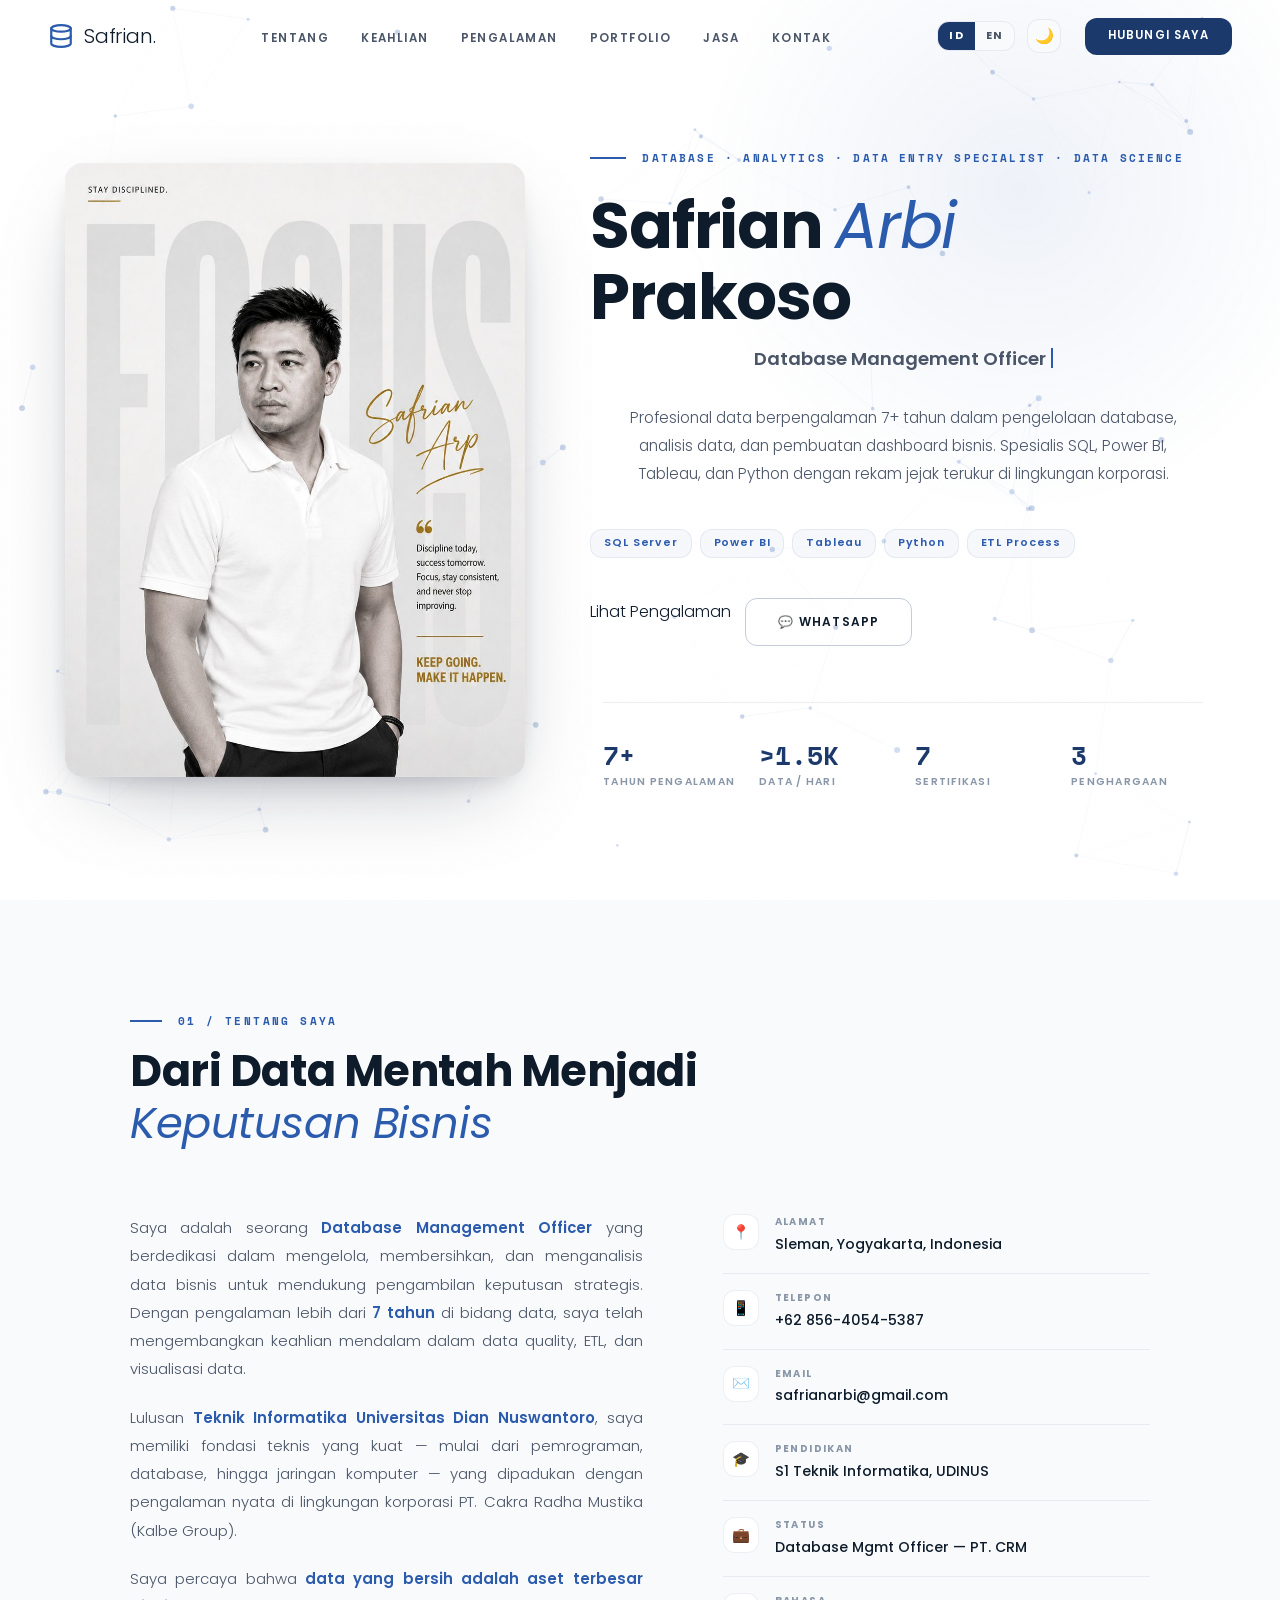
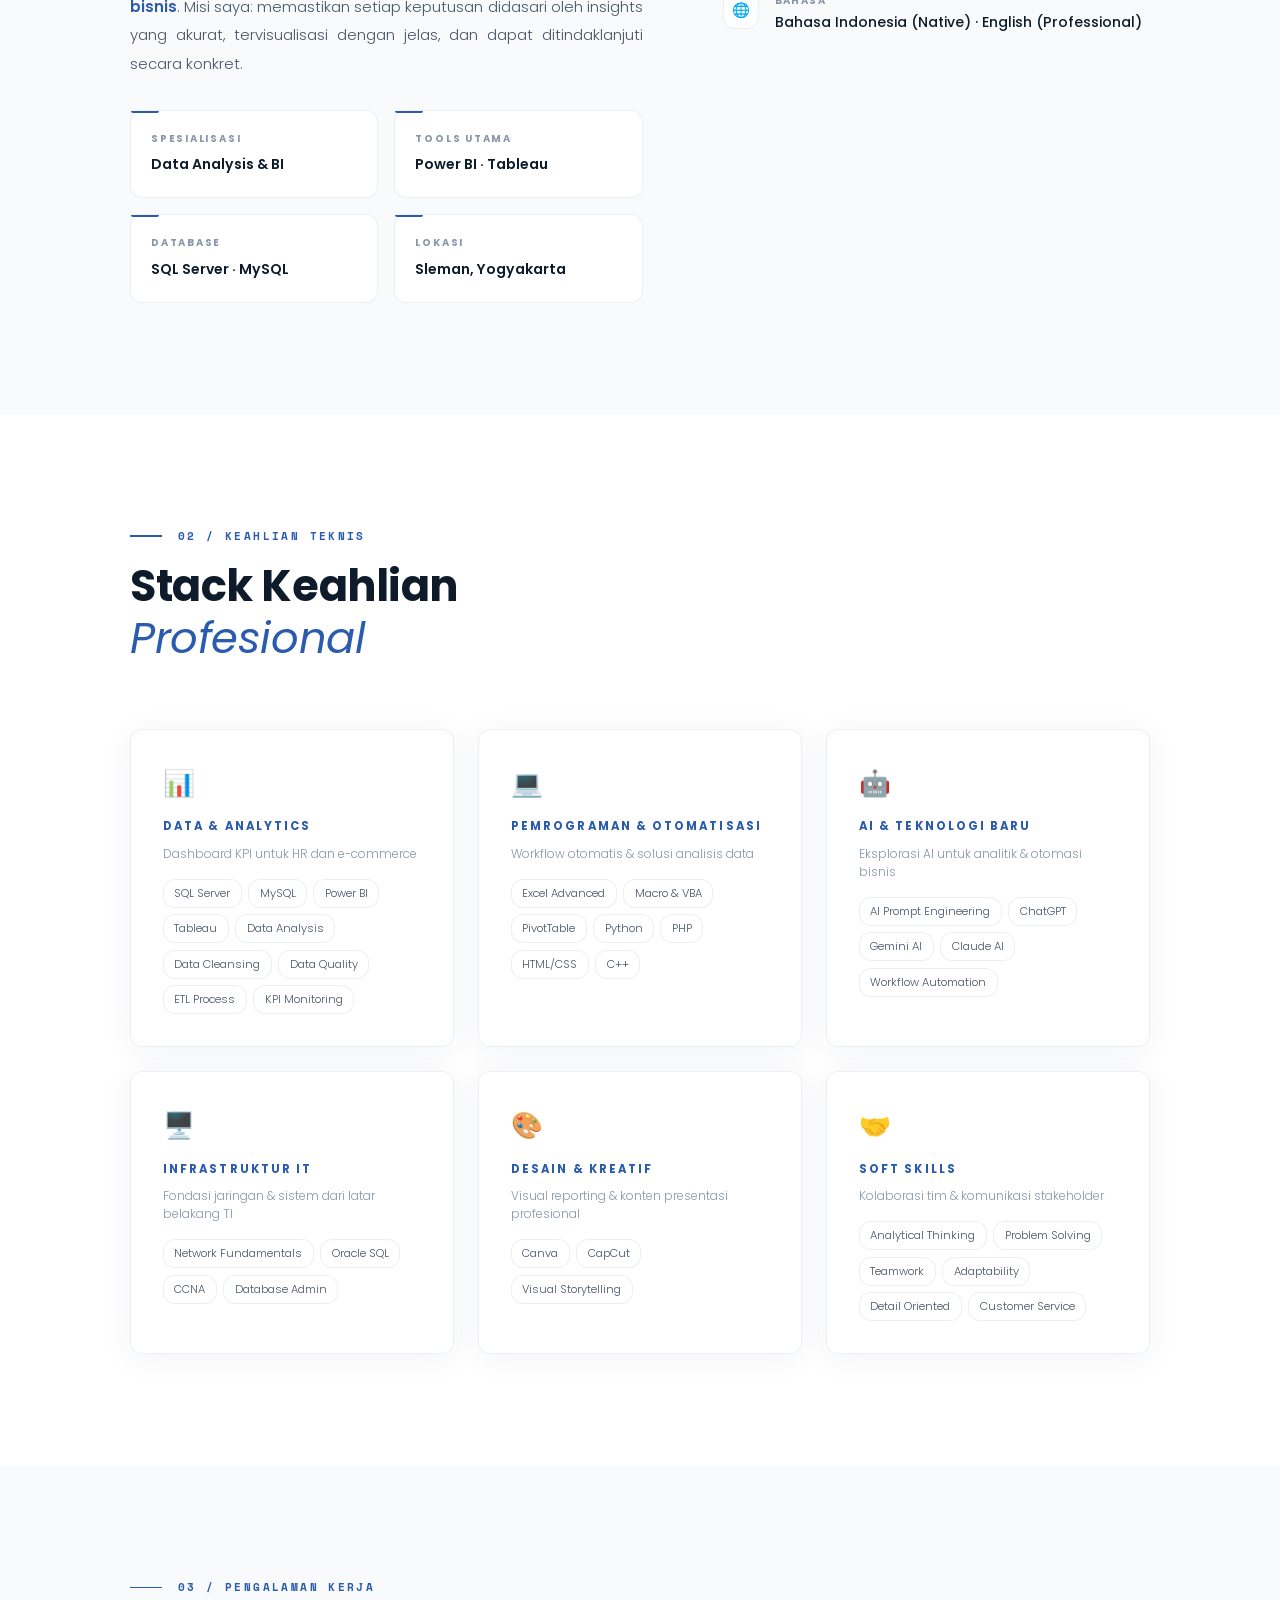
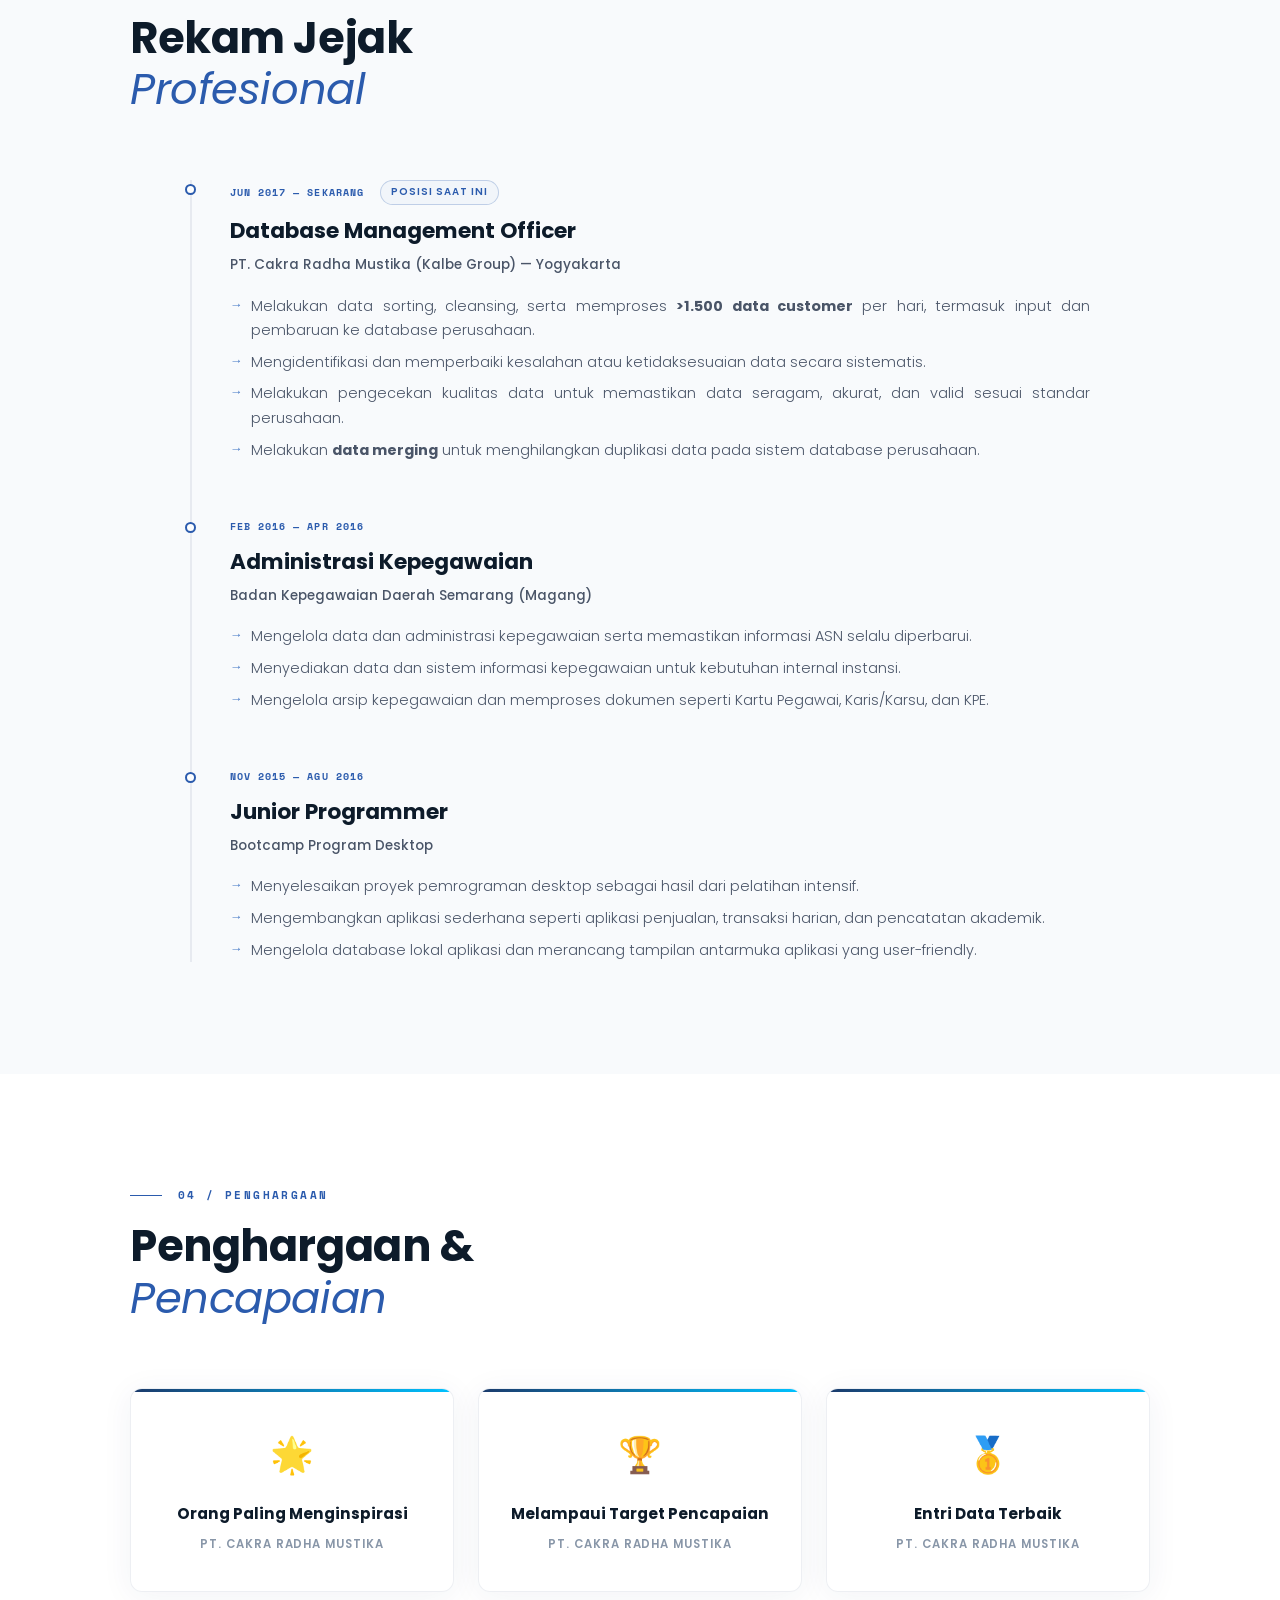
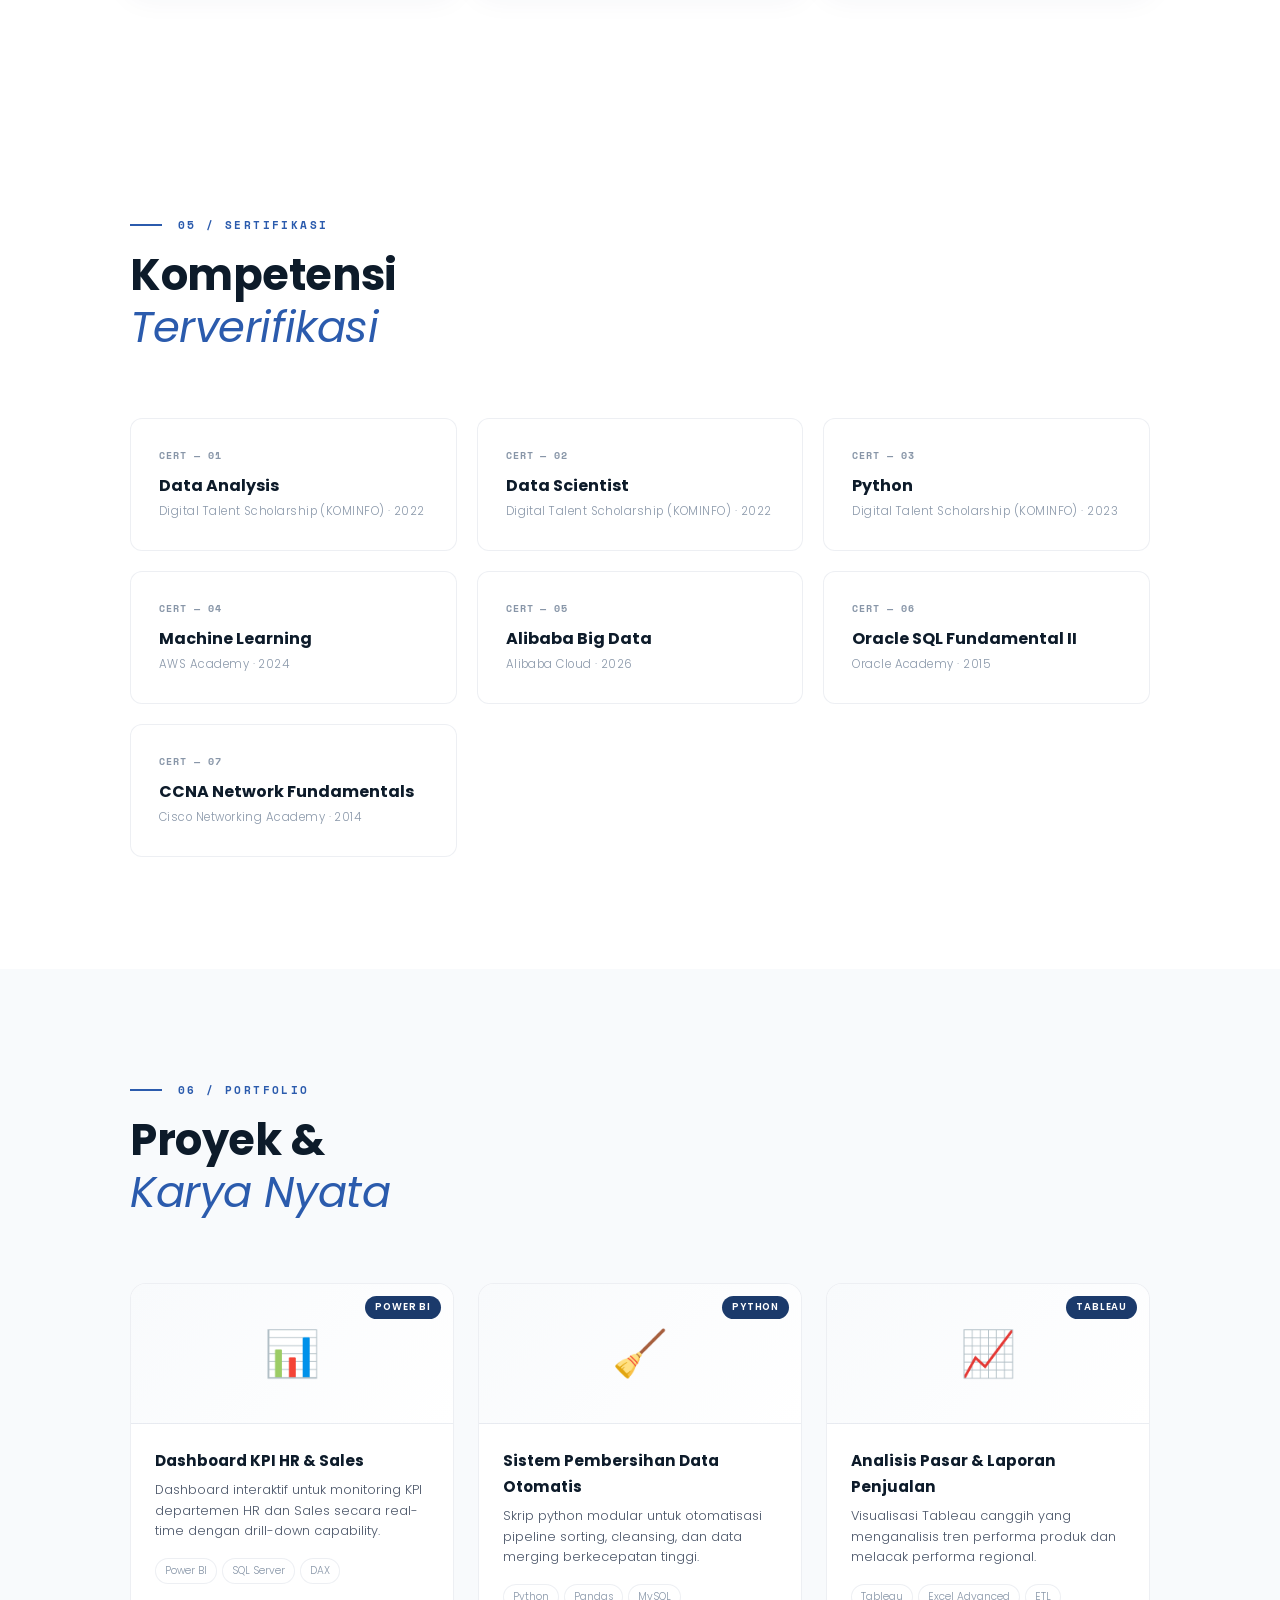
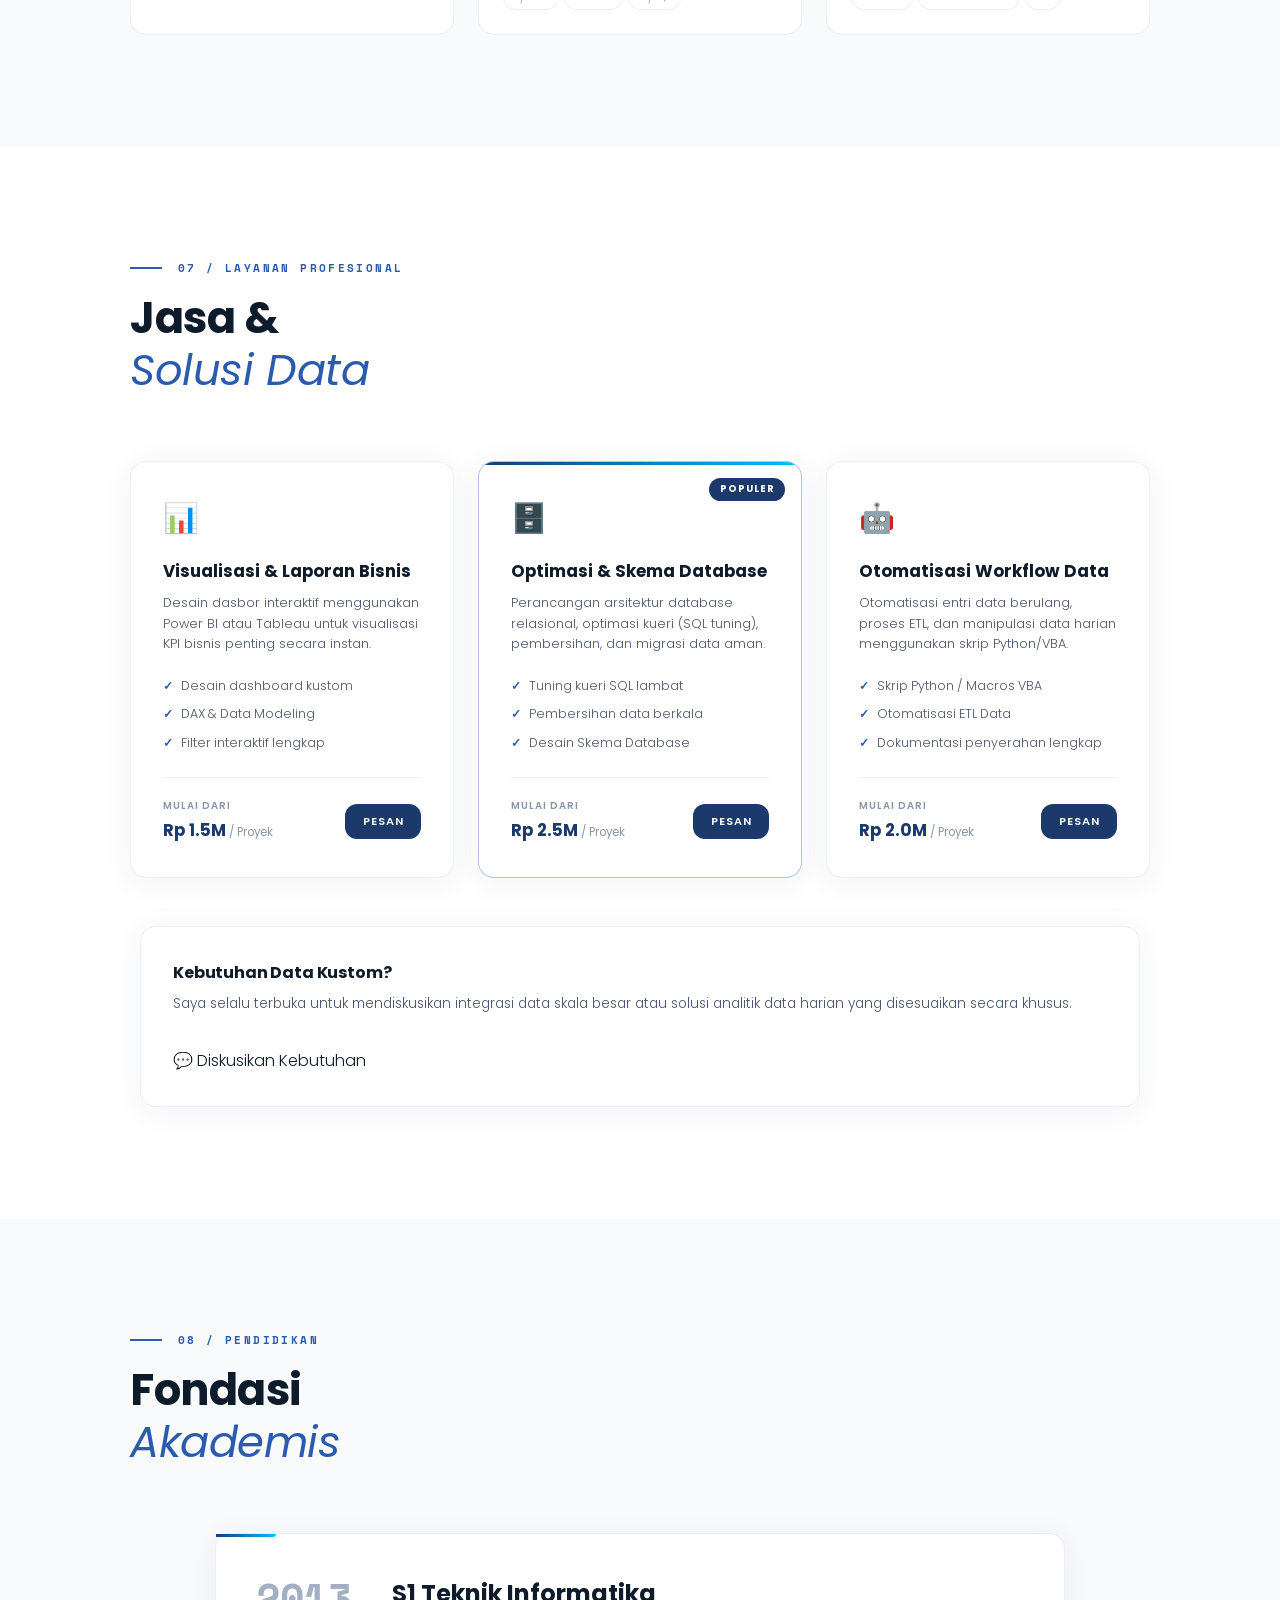
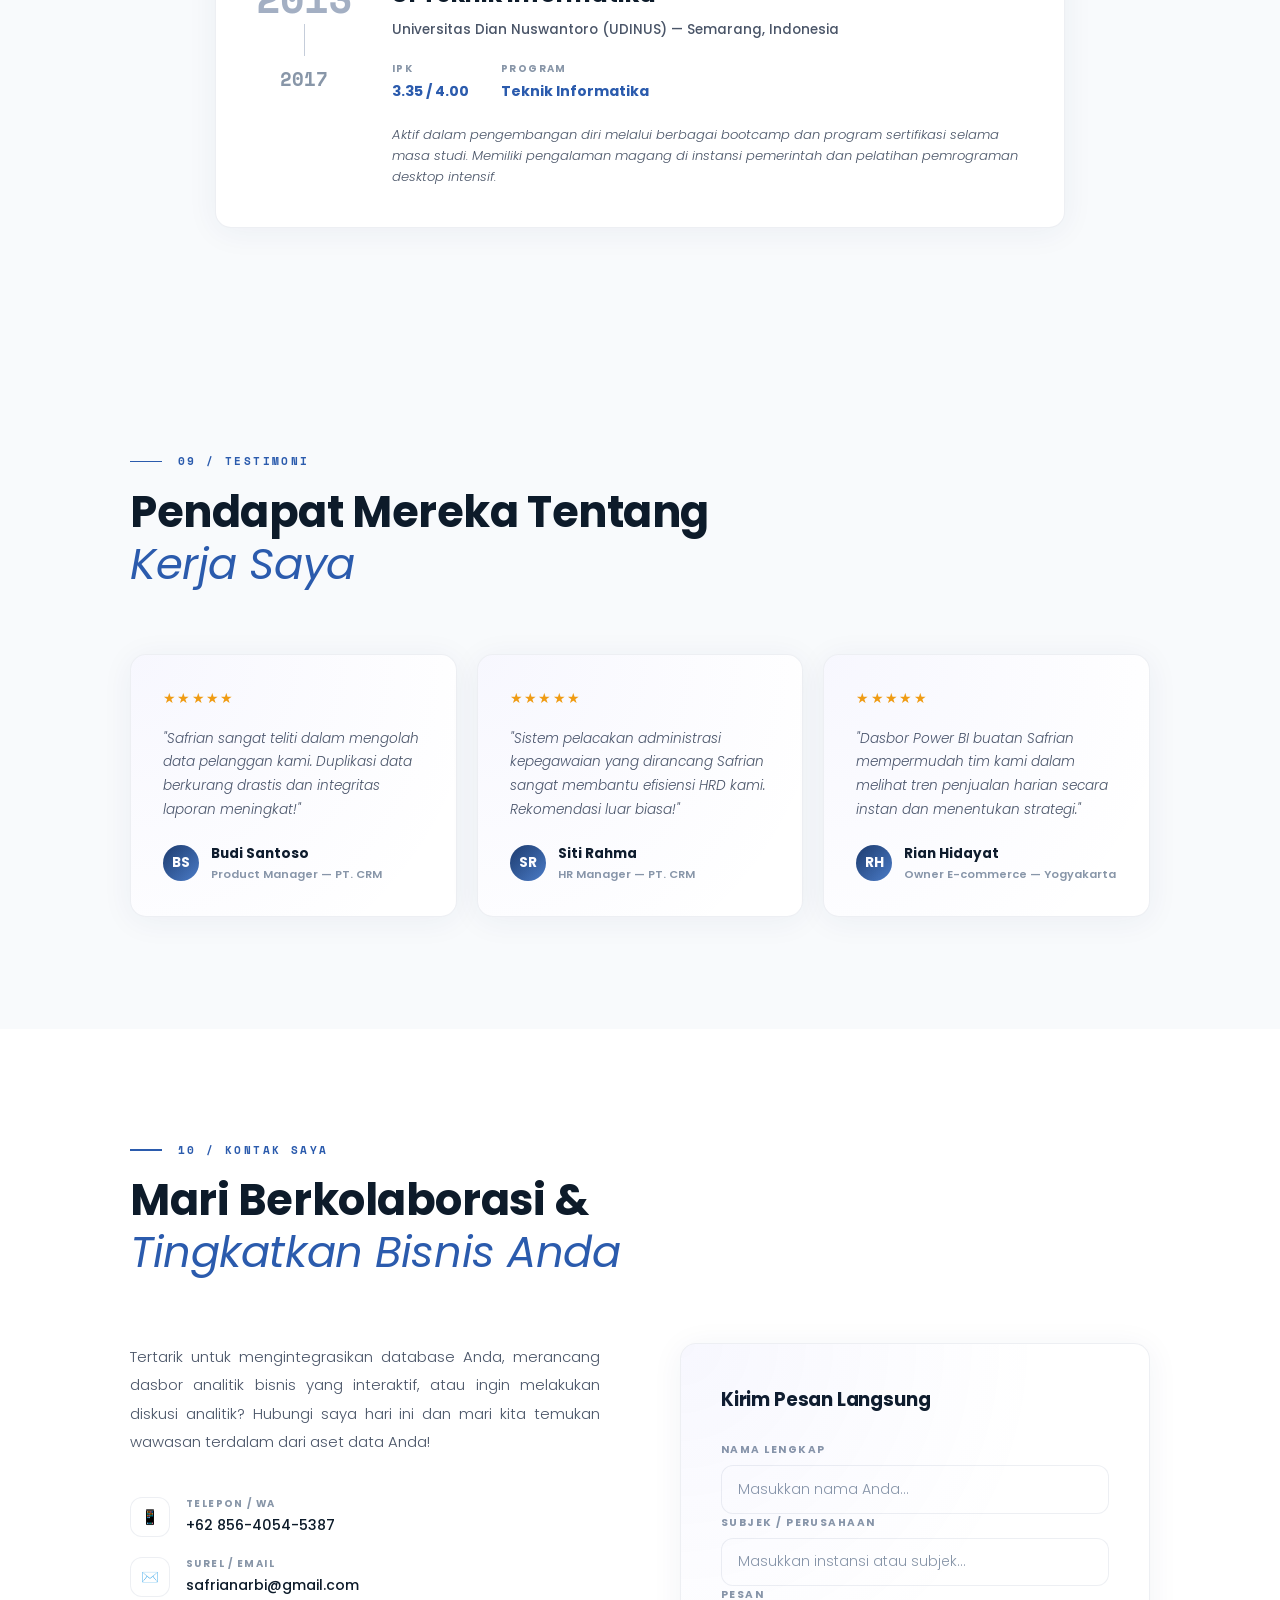
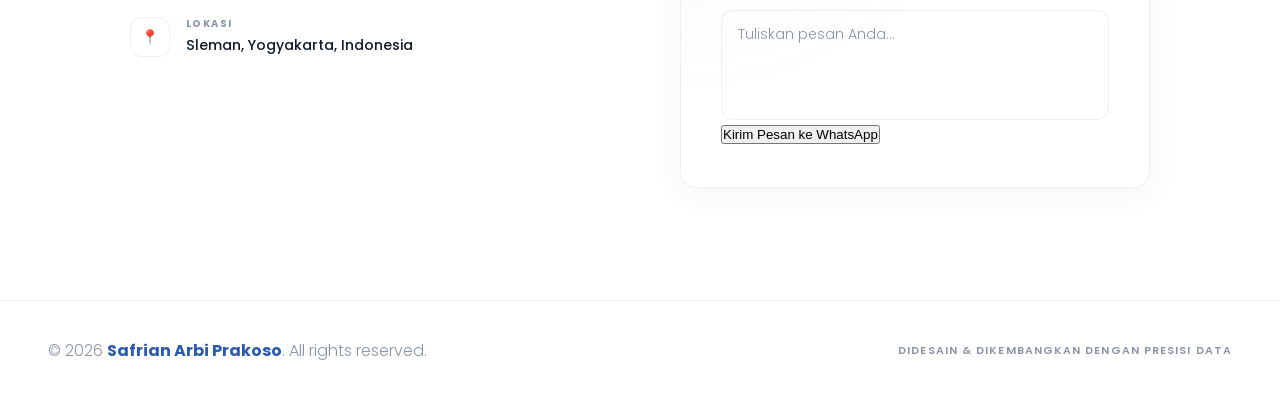
<file: index.html>
<!DOCTYPE html>
<html lang="id" data-theme="light">
<head>
  <meta charset="UTF-8"/>
  <meta name="viewport" content="width=device-width, initial-scale=1.0"/>
  <title>Safrian Arbi Prakoso | Database Management Officer &amp; Data Analytics</title>
  <meta name="description" content="Safrian Arbi Prakoso — Database Management Officer &amp; Data Analytics/Scientist berpengalaman 7+ tahun di Yogyakarta. Spesialis SQL, Power BI, Tableau, Python."/>
  <meta name="author" content="Safrian Arbi Prakoso"/>

  <!-- Premium Typography -->
  <link rel="preconnect" href="https://fonts.googleapis.com"/>
  <link rel="preconnect" href="https://fonts.gstatic.com" crossorigin/>
  <link href="https://fonts.googleapis.com/css2?family=Poppins:ital,wght@0,300;0,400;0,500;0,600;0,700;1,300;1,400&family=Space+Mono:wght@400;700&display=swap" rel="stylesheet"/>

  <!-- External Stylesheet -->
  <link rel="stylesheet" href="assets/css/style.css"/>
</head>
<body>

<!-- Floating Particles Background Canvas -->
  <canvas id="bg-canvas"></canvas>

  <!-- ==========================================
       NAVIGATION BAR
       ========================================== -->
  <nav id="navbar">
    <a href="#" class="nav-logo">
      <svg viewBox="0 0 24 24" stroke-width="2" stroke-linecap="round" stroke-linejoin="round">
        <ellipse cx="12" cy="5" rx="9" ry="3"></ellipse>
        <path d="M3 5V19A9 3 0 0 0 21 19V5"></path>
        <path d="M3 12A9 3 0 0 0 21 12"></path>
      </svg>
      <span>Safrian.</span>
    </a>
    
    <ul class="nav-links">
      <li><a href="#about" id="navAbout" class="active">Tentang</a></li>
      <li><a href="#skills" id="navSkills">Keahlian</a></li>
      <li><a href="#experience" id="navExp">Pengalaman</a></li>
      <li><a href="#portfolio" id="navPortfolio">Portfolio</a></li>
      <li><a href="#jasa" id="navJasa">Jasa</a></li>
      <li><a href="#contact" id="navContact">Kontak</a></li>
    </ul>
    
    <div class="nav-right">
      <div class="nav-controls">
        <div class="lang-toggle">
          <button class="lang-btn active" id="lang-id" onclick="setLang('id')">ID</button>
          <button class="lang-btn" id="lang-en" onclick="setLang('en')">EN</button>
        </div>
        <button class="dark-toggle" onclick="toggleDark()" title="Toggle dark mode" id="theme-btn">🌙</button>
      </div>
      <a href="https://wa.me/6285640545387?text=Halo%20Safrian%2C%20saya%20tertarik%20untuk%20berdiskusi." target="_blank" class="nav-cta" id="navCta">Hubungi Saya</a>
      <div class="hamburger" onclick="toggleMenu()">
        <span></span>
        <span></span>
        <span></span>
      </div>
    </div>
  </nav>

  <!-- Mobile Menu Drawer -->
  <div class="mobile-menu" id="mobileMenu">
    <span class="mobile-close" onclick="toggleMenu()">✕</span>
    <a href="#about" onclick="toggleMenu()" id="mAbout">Tentang</a>
    <a href="#skills" onclick="toggleMenu()" id="mSkills">Keahlian</a>
    <a href="#experience" onclick="toggleMenu()" id="mExp">Pengalaman</a>
    <a href="#portfolio" onclick="toggleMenu()" id="mPortfolio">Portfolio</a>
    <a href="#jasa" onclick="toggleMenu()" id="mJasa">Jasa</a>
    <a href="#contact" onclick="toggleMenu()" id="mContact">Kontak</a>
  </div>

  <!-- ==========================================
       HERO SECTION
       ========================================== -->
  <section class="hero" id="home">
    <div class="hero-bg">
      <div class="hero-bg-grid"></div>
      <div class="hero-bg-blob"></div>
    </div>
    
    <div class="hero-grid">
      <div class="hero-photo fade-up">
        <img src="[data-uri]" alt="Safrian Arbi Prakoso — Database Management Officer & Data Analytics" loading="eager" />
      </div>
      <div class="hero-left">
      <div class="hero-eyebrow fade-up">
        <div class="hero-eyebrow-line"></div>
        <span class="hero-eyebrow-text" id="heroEye">Database · Analytics · Data Entry Specialist · Data Science</span>
      </div>
      
      <h1 class="hero-name fade-up fd1">Safrian <em>Arbi</em><br>Prakoso</h1>
      
      <div class="hero-title-typing fade-up fd2">
        <span id="heroTitleTyping"></span>
        <span class="typing-cursor"></span>
      </div>
      
      <p class="hero-desc fade-up fd3" id="heroDesc">
        Profesional data berpengalaman 7+ tahun dalam pengelolaan database, analisis data, dan pembuatan dashboard bisnis. Spesialis SQL, Power BI, Tableau, dan Python dengan rekam jejak terukur di lingkungan korporasi.
      </p>
      
      <div class="hero-badges fade-up fd3">
        <span class="hero-badge">SQL Server</span>
        <span class="hero-badge">Power BI</span>
        <span class="hero-badge">Tableau</span>
        <span class="hero-badge">Python</span>
        <span class="hero-badge">ETL Process</span>
      </div>
      
      <div class="hero-actions fade-up fd4">
        <a href="#experience" class="btn-primary" id="heroBtnExp">Lihat Pengalaman</a>
        <a href="https://wa.me/6285640545387?text=Halo%20Safrian%2C%20saya%20tertarik%20untuk%20berdiskusi." target="_blank" class="btn-outline" id="heroBtnWA">💬 WhatsApp</a>
      </div>
      
      <div class="hero-stats fade-up fd5">
        <div>
          <span class="stat-num">7+</span>
          <div class="stat-label" id="statExp">Tahun Pengalaman</div>
        </div>
        <div>
          <span class="stat-num">>1.5K</span>
          <div class="stat-label" id="statData">Data/Hari</div>
        </div>
        <div>
          <span class="stat-num">7</span>
          <div class="stat-label" id="statCert">Sertifikasi</div>
        </div>
        <div>
          <span class="stat-num">3</span>
          <div class="stat-label" id="statAward">Penghargaan</div>
        </div>
      </div>
    </div>
    </div>
    

  </section>

  <!-- ==========================================
       ABOUT SECTION
       ========================================== -->
  <section id="about">
    <div class="section-inner">
      <div class="section-label fade-up">
        <div class="section-label-line"></div>
        <span class="section-label-text" id="aLabel">01 / Tentang Saya</span>
      </div>
      
      <h2 class="section-title fade-up fd1" id="aTitle">Dari Data Mentah Menjadi<br><em>Keputusan Bisnis</em></h2>
      
      <div class="about-grid">
        <div class="about-text fade-up fd2">
          <p id="aP1">Saya adalah seorang <strong>Database Management Officer</strong> yang berdedikasi dalam mengelola, membersihkan, dan menganalisis data bisnis untuk mendukung pengambilan keputusan strategis. Dengan pengalaman lebih dari <strong>7 tahun</strong> di bidang data, saya telah mengembangkan keahlian mendalam dalam data quality, ETL, dan visualisasi data.</p>
          <p id="aP2">Lulusan <strong>Teknik Informatika Universitas Dian Nuswantoro</strong>, saya memiliki fondasi teknis yang kuat — mulai dari pemrograman, database, hingga jaringan komputer — yang dipadukan dengan pengalaman nyata di lingkungan korporasi PT. Cakra Radha Mustika (Kalbe Group).</p>
          <p id="aP3">Saya percaya bahwa <strong>data yang bersih adalah aset terbesar bisnis</strong>. Misi saya: memastikan setiap keputusan didasari oleh insights yang akurat, tervisualisasi dengan jelas, dan dapat ditindaklanjuti secara konkret.</p>
          
          <div class="about-highlights">
            <div class="hl-item">
              <div class="hl-label" id="hlSpec">Spesialisasi</div>
              <div class="hl-val">Data Analysis & BI</div>
            </div>
            <div class="hl-item">
              <div class="hl-label" id="hlTools">Tools Utama</div>
              <div class="hl-val">Power BI · Tableau</div>
            </div>
            <div class="hl-item">
              <div class="hl-label" id="hlDB">Database</div>
              <div class="hl-val">SQL Server · MySQL</div>
            </div>
            <div class="hl-item">
              <div class="hl-label" id="hlLoc">Lokasi</div>
              <div class="hl-val">Sleman, Yogyakarta</div>
            </div>
          </div>
        </div>
        
        <div class="about-info fade-up fd3">
          <div class="ai-item">
            <div class="ai-icon">📍</div>
            <div>
              <div class="ai-label" id="aiAddr">Alamat</div>
              <div class="ai-val">Sleman, Yogyakarta, Indonesia</div>
            </div>
          </div>
          <div class="ai-item">
            <div class="ai-icon">📱</div>
            <div>
              <div class="ai-label" id="aiPhone">Telepon</div>
              <div class="ai-val">+62 856-4054-5387</div>
            </div>
          </div>
          <div class="ai-item">
            <div class="ai-icon">✉️</div>
            <div>
              <div class="ai-label" id="aiEmail">Email</div>
              <div class="ai-val">safrianarbi@gmail.com</div>
            </div>
          </div>
          <div class="ai-item">
            <div class="ai-icon">🎓</div>
            <div>
              <div class="ai-label" id="aiEdu">Pendidikan</div>
              <div class="ai-val">S1 Teknik Informatika, UDINUS</div>
            </div>
          </div>
          <div class="ai-item">
            <div class="ai-icon">💼</div>
            <div>
              <div class="ai-label" id="aiStatus">Status</div>
              <div class="ai-val">Database Mgmt Officer — PT. CRM</div>
            </div>
          </div>
          <div class="ai-item">
            <div class="ai-icon">🌐</div>
            <div>
              <div class="ai-label" id="aiLang">Bahasa</div>
              <div class="ai-val">Bahasa Indonesia (Native) · English (Professional)</div>
            </div>
          </div>
        </div>
      </div>
    </div>
  </section>

  <!-- ==========================================
       SKILLS SECTION
       ========================================== -->
  <section id="skills">
    <div class="section-inner">
      <div class="section-label fade-up">
        <div class="section-label-line"></div>
        <span class="section-label-text" id="skLabel">02 / Keahlian Teknis</span>
      </div>
      
      <h2 class="section-title fade-up fd1" id="skTitle">Stack Keahlian<br><em>Profesional</em></h2>
      
      <div class="skills-grid">
        <!-- Cat 1 -->
        <div class="glass-card skill-cat fade-up fd1">
          <div class="skill-cat-icon">📊</div>
          <div class="skill-cat-title" id="skCat1">Data & Analytics</div>
          <div class="skill-cat-desc" id="skCat1Desc">Dashboard KPI untuk HR dan e-commerce</div>
          <div class="skill-tags">
            <span class="skill-tag">SQL Server</span>
            <span class="skill-tag">MySQL</span>
            <span class="skill-tag">Power BI</span>
            <span class="skill-tag">Tableau</span>
            <span class="skill-tag">Data Analysis</span>
            <span class="skill-tag">Data Cleansing</span>
            <span class="skill-tag">Data Quality</span>
            <span class="skill-tag">ETL Process</span>
            <span class="skill-tag">KPI Monitoring</span>
          </div>
        </div>
        
        <!-- Cat 2 -->
        <div class="glass-card skill-cat fade-up fd2">
          <div class="skill-cat-icon">💻</div>
          <div class="skill-cat-title" id="skCat2">Pemrograman & Otomatisasi</div>
          <div class="skill-cat-desc" id="skCat2Desc">Workflow otomatis & solusi analisis data</div>
          <div class="skill-tags">
            <span class="skill-tag">Excel Advanced</span>
            <span class="skill-tag">Macro & VBA</span>
            <span class="skill-tag">PivotTable</span>
            <span class="skill-tag">Python</span>
            <span class="skill-tag">PHP</span>
            <span class="skill-tag">HTML/CSS</span>
            <span class="skill-tag">C++</span>
          </div>
        </div>
        
        <!-- Cat 3 -->
        <div class="glass-card skill-cat fade-up fd3">
          <div class="skill-cat-icon">🤖</div>
          <div class="skill-cat-title" id="skCat3">AI & Teknologi Baru</div>
          <div class="skill-cat-desc" id="skCat3Desc">Eksplorasi AI untuk analitik & otomasi bisnis</div>
          <div class="skill-tags">
            <span class="skill-tag">AI Prompt Engineering</span>
            <span class="skill-tag">ChatGPT</span>
            <span class="skill-tag">Gemini AI</span>
            <span class="skill-tag">Claude AI</span>
            <span class="skill-tag">Workflow Automation</span>
          </div>
        </div>
        
        <!-- Cat 4 -->
        <div class="glass-card skill-cat fade-up fd1">
          <div class="skill-cat-icon">🖥️</div>
          <div class="skill-cat-title" id="skCat4">Infrastruktur IT</div>
          <div class="skill-cat-desc" id="skCat4Desc">Fondasi jaringan & sistem dari latar belakang TI</div>
          <div class="skill-tags">
            <span class="skill-tag">Network Fundamentals</span>
            <span class="skill-tag">Oracle SQL</span>
            <span class="skill-tag">CCNA</span>
            <span class="skill-tag">Database Admin</span>
          </div>
        </div>
        
        <!-- Cat 5 -->
        <div class="glass-card skill-cat fade-up fd2">
          <div class="skill-cat-icon">🎨</div>
          <div class="skill-cat-title" id="skCat5">Desain & Kreatif</div>
          <div class="skill-cat-desc" id="skCat5Desc">Visual reporting & konten presentasi profesional</div>
          <div class="skill-tags">
            <span class="skill-tag">Canva</span>
            <span class="skill-tag">CapCut</span>
            <span class="skill-tag">Visual Storytelling</span>
          </div>
        </div>
        
        <!-- Cat 6 -->
        <div class="glass-card skill-cat fade-up fd3">
          <div class="skill-cat-icon">🤝</div>
          <div class="skill-cat-title" id="skCat6">Soft Skills</div>
          <div class="skill-cat-desc" id="skCat6Desc">Kolaborasi tim & komunikasi stakeholder</div>
          <div class="skill-tags">
            <span class="skill-tag">Analytical Thinking</span>
            <span class="skill-tag">Problem Solving</span>
            <span class="skill-tag">Teamwork</span>
            <span class="skill-tag">Adaptability</span>
            <span class="skill-tag">Detail Oriented</span>
            <span class="skill-tag">Customer Service</span>
          </div>
        </div>
      </div>
    </div>
  </section>

  <!-- ==========================================
       EXPERIENCE SECTION
       ========================================== -->
  <section id="experience">
    <div class="section-inner">
      <div class="section-label fade-up">
        <div class="section-label-line"></div>
        <span class="section-label-text" id="exLabel">03 / Pengalaman Kerja</span>
      </div>
      
      <h2 class="section-title fade-up fd1" id="exTitle">Rekam Jejak<br><em>Profesional</em></h2>
      
      <div class="timeline">
        <!-- Job 1 -->
        <div class="tl-item fade-up fd1">
          <div class="tl-meta">
            <span class="tl-period">Jun 2017 — <span id="exNow">Sekarang</span></span>
            <span class="tl-badge" id="exCurrent">Posisi Saat Ini</span>
          </div>
          <div class="tl-role" id="ex1Role">Database Management Officer</div>
          <div class="tl-company">PT. Cakra Radha Mustika (Kalbe Group) — Yogyakarta</div>
          <ul class="tl-list">
            <li id="ex1l1">Melakukan data sorting, cleansing, serta memproses <strong>&gt;1.500 data customer</strong> per hari, termasuk input dan pembaruan ke database perusahaan.</li>
            <li id="ex1l2">Mengidentifikasi dan memperbaiki kesalahan atau ketidaksesuaian data secara sistematis.</li>
            <li id="ex1l3">Melakukan pengecekan kualitas data untuk memastikan data seragam, akurat, dan valid sesuai standar perusahaan.</li>
            <li id="ex1l4">Melakukan <strong>data merging</strong> untuk menghilangkan duplikasi data pada sistem database perusahaan.</li>
          </ul>
        </div>
        
        <!-- Job 2 -->
        <div class="tl-item fade-up fd2">
          <div class="tl-meta">
            <span class="tl-period">Feb 2016 — Apr 2016</span>
          </div>
          <div class="tl-role" id="ex2Role">Administrasi Kepegawaian</div>
          <div class="tl-company">Badan Kepegawaian Daerah Semarang (Magang)</div>
          <ul class="tl-list">
            <li id="ex2l1">Mengelola data dan administrasi kepegawaian serta memastikan informasi ASN selalu diperbarui.</li>
            <li id="ex2l2">Menyediakan data dan sistem informasi kepegawaian untuk kebutuhan internal instansi.</li>
            <li id="ex2l3">Mengelola arsip kepegawaian dan memproses dokumen seperti Kartu Pegawai, Karis/Karsu, dan KPE.</li>
          </ul>
        </div>
        
        <!-- Job 3 -->
        <div class="tl-item fade-up fd3">
          <div class="tl-meta">
            <span class="tl-period">Nov 2015 — Agu 2016</span>
          </div>
          <div class="tl-role" id="ex3Role">Junior Programmer</div>
          <div class="tl-company">Bootcamp Program Desktop</div>
          <ul class="tl-list">
            <li id="ex3l1">Menyelesaikan proyek pemrograman desktop sebagai hasil dari pelatihan intensif.</li>
            <li id="ex3l2">Mengembangkan aplikasi sederhana seperti aplikasi penjualan, transaksi harian, dan pencatatan akademik.</li>
            <li id="ex3l3">Mengelola database lokal aplikasi dan merancang tampilan antarmuka aplikasi yang user-friendly.</li>
          </ul>
        </div>
      </div>
    </div>
  </section>

  <!-- ==========================================
       AWARDS SECTION
       ========================================== -->
  <section id="awards">
    <div class="section-inner">
      <div class="section-label fade-up">
        <div class="section-label-line"></div>
        <span class="section-label-text" id="awLabel">04 / Penghargaan</span>
      </div>
      
      <h2 class="section-title fade-up fd1" id="awTitle">Penghargaan &<br><em>Pencapaian</em></h2>
      
      <div class="awards-grid">
        <div class="glass-card award-card fade-up fd1">
          <div class="award-icon">🌟</div>
          <div class="award-name" id="aw1Name">Most Inspiring People</div>
          <div class="award-org">PT. Cakra Radha Mustika</div>
        </div>
        <div class="glass-card award-card fade-up fd2">
          <div class="award-icon">🏆</div>
          <div class="award-name" id="aw2Name">Exceed Achievement Target</div>
          <div class="award-org">PT. Cakra Radha Mustika</div>
        </div>
        <div class="glass-card award-card fade-up fd3">
          <div class="award-icon">🥇</div>
          <div class="award-name" id="aw3Name">Best Data Entry</div>
          <div class="award-org">PT. Cakra Radha Mustika</div>
        </div>
      </div>
    </div>
  </section>

  <!-- ==========================================
       CERTIFICATIONS SECTION
       ========================================== -->
  <section id="certifications">
    <div class="section-inner">
      <div class="section-label fade-up">
        <div class="section-label-line"></div>
        <span class="section-label-text" id="ctLabel">05 / Sertifikasi</span>
      </div>
      
      <h2 class="section-title fade-up fd1" id="ctTitle">Kompetensi<br><em>Terverifikasi</em></h2>
      
      <div class="cert-grid">
        <div class="cert-card fade-up fd1">
          <div class="cert-num">CERT — 01</div>
          <div class="cert-name">Data Analysis</div>
          <div class="cert-issuer">Digital Talent Scholarship (KOMINFO) · 2022</div>
        </div>
        <div class="cert-card fade-up fd2">
          <div class="cert-num">CERT — 02</div>
          <div class="cert-name">Data Scientist</div>
          <div class="cert-issuer">Digital Talent Scholarship (KOMINFO) · 2022</div>
        </div>
        <div class="cert-card fade-up fd3">
          <div class="cert-num">CERT — 03</div>
          <div class="cert-name">Python</div>
          <div class="cert-issuer">Digital Talent Scholarship (KOMINFO) · 2023</div>
        </div>
        <div class="cert-card fade-up fd1">
          <div class="cert-num">CERT — 04</div>
          <div class="cert-name">Machine Learning</div>
          <div class="cert-issuer">AWS Academy · 2024</div>
        </div>
        <div class="cert-card fade-up fd2">
          <div class="cert-num">CERT — 05</div>
          <div class="cert-name">Alibaba Big Data</div>
          <div class="cert-issuer">Alibaba Cloud · 2026</div>
        </div>
        <div class="cert-card fade-up fd3">
          <div class="cert-num">CERT — 06</div>
          <div class="cert-name">Oracle SQL Fundamental II</div>
          <div class="cert-issuer">Oracle Academy · 2015</div>
        </div>
        <div class="cert-card fade-up fd1">
          <div class="cert-num">CERT — 07</div>
          <div class="cert-name">CCNA Network Fundamentals</div>
          <div class="cert-issuer">Cisco Networking Academy · 2014</div>
        </div>
      </div>
    </div>
  </section>

  <!-- ==========================================
       PORTFOLIO SECTION
       ========================================== -->
  <section id="portfolio">
    <div class="section-inner">
      <div class="section-label fade-up">
        <div class="section-label-line"></div>
        <span class="section-label-text" id="pfLabel">06 / Portfolio</span>
      </div>
      
      <h2 class="section-title fade-up fd1" id="pfTitle">Proyek &<br><em>Karya Nyata</em></h2>
      
      <div class="portfolio-grid">
        <!-- Project 1 -->
        <div class="pf-card fade-up fd1">
          <div class="pf-thumb">📊<span class="pf-tag">Power BI</span></div>
          <div class="pf-body">
            <div class="pf-title" id="pf1Title">Dashboard KPI HR & Sales</div>
            <div class="pf-desc" id="pf1Desc">Dashboard interaktif untuk monitoring KPI departemen HR dan Sales secara real-time dengan drill-down capability.</div>
            <div class="pf-tools">
              <span class="pf-tool">Power BI</span>
              <span class="pf-tool">SQL Server</span>
              <span class="pf-tool">DAX</span>
            </div>
          </div>
        </div>
        
        <!-- Project 2 -->
        <div class="pf-card fade-up fd2">
          <div class="pf-thumb">🧹<span class="pf-tag">Python</span></div>
          <div class="pf-body">
            <div class="pf-title" id="pf2Title">Sistem Pembersihan Data Otomatis</div>
            <div class="pf-desc" id="pf2Desc">Skrip python modular untuk otomatisasi pipeline sorting, cleansing, dan data merging berkecepatan tinggi.</div>
            <div class="pf-tools">
              <span class="pf-tool">Python</span>
              <span class="pf-tool">Pandas</span>
              <span class="pf-tool">MySQL</span>
            </div>
          </div>
        </div>
        
        <!-- Project 3 -->
        <div class="pf-card fade-up fd3">
          <div class="pf-thumb">📈<span class="pf-tag">Tableau</span></div>
          <div class="pf-body">
            <div class="pf-title" id="pf3Title">Analisis Pasar & Laporan Penjualan</div>
            <div class="pf-desc" id="pf3Desc">Visualisasi Tableau canggih yang menganalisis tren performa produk dan melacak performa regional.</div>
            <div class="pf-tools">
              <span class="pf-tool">Tableau</span>
              <span class="pf-tool">Excel Advanced</span>
              <span class="pf-tool">ETL</span>
            </div>
          </div>
        </div>
      </div>
    </div>
  </section>

  <!-- ==========================================
       JASA (SERVICES) SECTION
       ========================================== -->
  <section id="jasa">
    <div class="section-inner">
      <div class="section-label fade-up">
        <div class="section-label-line"></div>
        <span class="section-label-text" id="jsLabel">07 / Layanan Profesional</span>
      </div>
      
      <h2 class="section-title fade-up fd1" id="jsTitle">Jasa &<br><em>Solusi Data</em></h2>
      
      <div class="jasa-grid">
        <!-- Service 1 -->
        <div class="glass-card jasa-card fade-up fd1">
          <div class="jasa-icon">📊</div>
          <div class="jasa-name" id="js1Name">Visualisasi & Laporan Bisnis</div>
          <div class="jasa-desc" id="js1Desc">Desain dasbor interaktif menggunakan Power BI atau Tableau untuk visualisasi KPI bisnis penting secara instan.</div>
          <ul class="jasa-features">
            <li id="js1f1">Desain dashboard kustom</li>
            <li id="js1f2">DAX & Data Modeling</li>
            <li id="js1f3">Filter interaktif lengkap</li>
          </ul>
          <div class="jasa-price-wrap">
            <div>
              <div class="jasa-price-label" id="jsPriceLabel">Mulai Dari</div>
              <div class="jasa-price">Rp 1.5M<span> / Proyek</span></div>
            </div>
            <a href="https://wa.me/6285640545387?text=Halo%20Safrian%2C%20saya%20tertarik%20dengan%20Jasa%20Visualisasi%20%26%20Laporan%20Bisnis." target="_blank" class="jasa-cta" id="jsBtn1">Pesan</a>
          </div>
        </div>
        
        <!-- Service 2 -->
        <div class="glass-card jasa-card featured fade-up fd2">
          <span class="jasa-badge" id="jsBadgeFeat">Populer</span>
          <div class="jasa-icon">🗄️</div>
          <div class="jasa-name" id="js2Name">Optimasi & Skema Database</div>
          <div class="jasa-desc" id="js2Desc">Perancangan arsitektur database relasional, optimasi kueri (SQL tuning), pembersihan, dan migrasi data aman.</div>
          <ul class="jasa-features">
            <li id="js2f1">Tuning kueri SQL lambat</li>
            <li id="js2f2">Pembersihan data berkala</li>
            <li id="js2f3">Desain Skema Database</li>
          </ul>
          <div class="jasa-price-wrap">
            <div>
              <div class="jasa-price-label" id="jsPriceLabel2">Mulai Dari</div>
              <div class="jasa-price">Rp 2.5M<span> / Proyek</span></div>
            </div>
            <a href="https://wa.me/6285640545387?text=Halo%20Safrian%2C%20saya%20tertarik%20dengan%20Jasa%20Optimasi%20%26%20Skema%20Database." target="_blank" class="jasa-cta" id="jsBtn2">Pesan</a>
          </div>
        </div>
        
        <!-- Service 3 -->
        <div class="glass-card jasa-card fade-up fd3">
          <div class="jasa-icon">🤖</div>
          <div class="jasa-name" id="js3Name">Otomatisasi Workflow Data</div>
          <div class="jasa-desc" id="js3Desc">Otomatisasi entri data berulang, proses ETL, dan manipulasi data harian menggunakan skrip Python/VBA.</div>
          <ul class="jasa-features">
            <li id="js3f1">Skrip Python / Macros VBA</li>
            <li id="js3f2">Otomatisasi ETL Data</li>
            <li id="js3f3">Dokumentasi penyerahan lengkap</li>
          </ul>
          <div class="jasa-price-wrap">
            <div>
              <div class="jasa-price-label" id="jsPriceLabel3">Mulai Dari</div>
              <div class="jasa-price">Rp 2.0M<span> / Proyek</span></div>
            </div>
            <a href="https://wa.me/6285640545387?text=Halo%20Safrian%2C%20saya%20tertarik%20dengan%20Jasa%20Otomatisasi%20Workflow%20Data." target="_blank" class="jasa-cta" id="jsBtn3">Pesan</a>
          </div>
        </div>
      </div>
      
      <!-- Custom service notes -->
      <div class="jasa-note fade-up fd1">
        <div class="jasa-note-text">
          <h4 id="jsNoteTitle">Kebutuhan Data Kustom?</h4>
          <p id="jsNoteDesc">Saya selalu terbuka untuk mendiskusikan integrasi data skala besar atau solusi analitik data harian yang disesuaikan secara khusus.</p>
        </div>
        <a href="https://wa.me/6285640545387?text=Halo%20Safrian%2C%20saya%20ingin%20berdiskusi%20tentang%20kebutuhan%20data%20kustom%20saya." target="_blank" class="btn-primary" id="jsNoteBtn">💬 Diskusikan Kebutuhan</a>
      </div>
    </div>
  </section>

  <!-- ==========================================
       EDUCATION SECTION
       ========================================== -->
  <section id="education">
    <div class="section-inner">
      <div class="section-label fade-up">
        <div class="section-label-line"></div>
        <span class="section-label-text" id="edLabel">08 / Pendidikan</span>
      </div>
      
      <h2 class="section-title fade-up fd1" id="edTitle">Fondasi<br><em>Akademis</em></h2>
      
      <div class="edu-card fade-up fd2">
        <div class="edu-yr">
          <div class="edu-yr-start">2013</div>
          <div class="edu-yr-div"></div>
          <div class="edu-yr-end">2017</div>
        </div>
        <div>
          <div class="edu-degree" id="edDegree">S1 Teknik Informatika</div>
          <div class="edu-uni">Universitas Dian Nuswantoro (UDINUS) — Semarang, Indonesia</div>
          <div class="edu-meta">
            <div class="edu-meta-item">
              <span class="edu-meta-label" id="edIPK">IPK</span>
              <span class="edu-meta-val">3.35 / 4.00</span>
            </div>
            <div class="edu-meta-item">
              <span class="edu-meta-label" id="edProg">Program</span>
              <span class="edu-meta-val">Teknik Informatika</span>
            </div>
          </div>
          <div class="edu-note" id="edNote">Aktif dalam pengembangan diri melalui berbagai bootcamp dan program sertifikasi selama masa studi. Memiliki pengalaman magang di instansi pemerintah dan pelatihan pemrograman desktop intensif.</div>
        </div>
      </div>
    </div>
  </section>

  <!-- ==========================================
       TESTIMONIALS SECTION
       ========================================== -->
  <section id="testimonials">
    <div class="section-inner">
      <div class="section-label fade-up">
        <div class="section-label-line"></div>
        <span class="section-label-text" id="tsLabel">09 / Testimoni</span>
      </div>
      
      <h2 class="section-title fade-up fd1" id="tsTitle">Pendapat Mereka Tentang<br><em>Kerja Saya</em></h2>
      
      <div class="testi-grid">
        <!-- Testi 1 -->
        <div class="glass-card testi-card fade-up fd1">
          <div class="testi-stars">★★★★★</div>
          <p class="testi-text" id="ts1Text">"Safrian sangat teliti dalam mengolah data pelanggan kami. Duplikasi data berkurang drastis dan integritas laporan meningkat!"</p>
          <div class="testi-author">
            <div class="testi-avatar">BS</div>
            <div>
              <div class="testi-name">Budi Santoso</div>
              <div class="testi-role" id="ts1Role">Product Manager — PT. CRM</div>
            </div>
          </div>
        </div>
        
        <!-- Testi 2 -->
        <div class="glass-card testi-card fade-up fd2">
          <div class="testi-stars">★★★★★</div>
          <p class="testi-text" id="ts2Text">"Sistem pelacakan administrasi kepegawaian yang dirancang Safrian sangat membantu efisiensi HRD kami. Rekomendasi luar biasa!"</p>
          <div class="testi-author">
            <div class="testi-avatar">SR</div>
            <div>
              <div class="testi-name">Siti Rahma</div>
              <div class="testi-role" id="ts2Role">HR Manager — PT. CRM</div>
            </div>
          </div>
        </div>
        
        <!-- Testi 3 -->
        <div class="glass-card testi-card fade-up fd3">
          <div class="testi-stars">★★★★★</div>
          <p class="testi-text" id="ts3Text">"Dasbor Power BI buatan Safrian mempermudah tim kami dalam melihat tren penjualan harian secara instan dan menentukan strategi."</p>
          <div class="testi-author">
            <div class="testi-avatar">RH</div>
            <div>
              <div class="testi-name">Rian Hidayat</div>
              <div class="testi-role" id="ts3Role">Owner E-commerce — Yogyakarta</div>
            </div>
          </div>
        </div>
      </div>
    </div>
  </section>

  <!-- ==========================================
       CONTACT SECTION
       ========================================== -->
  <section id="contact">
    <div class="section-inner">
      <div class="section-label fade-up">
        <div class="section-label-line"></div>
        <span class="section-label-text" id="cLabel">10 / Kontak Saya</span>
      </div>
      
      <h2 class="section-title fade-up fd1" id="cTitle">Mari Berkolaborasi &<br><em>Tingkatkan Bisnis Anda</em></h2>
      
      <div class="contact-grid">
        <div class="fade-up fd2">
          <p class="contact-intro" id="cIntro">
            Tertarik untuk mengintegrasikan database Anda, merancang dasbor analitik bisnis yang interaktif, atau ingin melakukan diskusi analitik? Hubungi saya hari ini dan mari kita temukan wawasan terdalam dari aset data Anda!
          </p>
          
          <div class="contact-list">
            <a href="https://wa.me/6285640545387" target="_blank" class="contact-item">
              <div class="contact-icon">📱</div>
              <div>
                <div class="contact-detail-label" id="cMethodPhone">Telepon / WA</div>
                <div class="contact-detail-val">+62 856-4054-5387</div>
              </div>
            </a>
            <a href="mailto:safrianarbi@gmail.com" class="contact-item">
              <div class="contact-icon">✉️</div>
              <div>
                <div class="contact-detail-label" id="cMethodEmail">Surel / Email</div>
                <div class="contact-detail-val">safrianarbi@gmail.com</div>
              </div>
            </a>
            <div class="contact-item">
              <div class="contact-icon">📍</div>
              <div>
                <div class="contact-detail-label" id="cMethodLoc">Lokasi</div>
                <div class="contact-detail-val">Sleman, Yogyakarta, Indonesia</div>
              </div>
            </div>
          </div>
        </div>
        
        <!-- Contact Form Card -->
        <div class="glass-card contact-form fade-up fd3">
          <h3 style="font-size: 1.15rem; margin-bottom: 0.5rem;" id="cFormTitle">Kirim Pesan Langsung</h3>
          <form id="contactForm" onsubmit="sendWhatsApp(event)">
            <div class="form-group">
              <label class="form-label" for="formName" id="lblFormName">Nama Lengkap</label>
              <input type="text" class="form-input" id="formName" placeholder="Masukkan nama Anda..." required />
            </div>
            <div class="form-group">
              <label class="form-label" for="formSubject" id="lblFormSub">Subjek / Perusahaan</label>
              <input type="text" class="form-input" id="formSubject" placeholder="Masukkan instansi atau subjek..." required />
            </div>
            <div class="form-group">
              <label class="form-label" for="formMsg" id="lblFormMsg">Pesan</label>
              <textarea class="form-textarea" id="formMsg" placeholder="Tuliskan pesan Anda..." required></textarea>
            </div>
            <button type="submit" class="btn-primary" id="btnFormSend">Kirim Pesan ke WhatsApp</button>
            <div id="contactStatus"></div>
          </form>
        </div>
      </div>
    </div>
  </section>

  <!-- ==========================================
       FOOTER
       ========================================== -->
  <footer>
    <div class="footer-left">
      &copy; 2026 <span>Safrian Arbi Prakoso</span>. All rights reserved.
    </div>
    <div class="footer-right" id="ftRight">
      Didesain & Dikembangkan dengan Presisi Data
    </div>
  </footer>

  <!-- ==========================================
       JAVASCRIPT DYNAMIC LOGIC
       ========================================== -->

  <!-- External JavaScript -->
  <script src="assets/js/main.js"></script>
</body>
</html>
</file>
<file: assets/css/style.css>
/* ==========================================
       DESIGN SYSTEM & CSS VARIABLES
       ========================================== */
    :root {
      --blue: #1B3A6B;
      --blue-mid: #2B5BAD;
      --blue-light: #4A7CC7;
      --accent: #00C2FF;
      --accent-glow: rgba(0, 194, 255, 0.15);
      
      --bg: #FFFFFF;
      --bg-card: rgba(255, 255, 255, 0.85);
      --bg-card-hover: rgba(255, 255, 255, 0.95);
      --bg-alt: #F8FAFC;
      
      --text: #0D1B2A;
      --text-sec: #4A5568;
      --text-muted: #8896A8;
      
      --border: rgba(27, 58, 107, 0.08);
      --border-h: rgba(27, 58, 107, 0.25);
      
      --shadow: 0 4px 32px rgba(27, 58, 107, 0.06);
      --shadow-lg: 0 8px 48px rgba(27, 58, 107, 0.12);
      
      --radius: 12px;
      --radius-lg: 16px;
      --tr: 0.4s cubic-bezier(0.16, 1, 0.3, 1);
      
      --font-display: 'Poppins', sans-serif;
      --font-mono: 'Space Mono', monospace;
    }

    [data-theme="dark"] {
      --bg: #0D1520;
      --bg-card: rgba(19, 32, 47, 0.7);
      --bg-card-hover: rgba(24, 37, 53, 0.85);
      --bg-alt: #182535;
      
      --text: #E8F0FA;
      --text-sec: #94A3B8;
      --text-muted: #5A6B80;
      
      --border: rgba(74, 124, 199, 0.15);
      --border-h: rgba(0, 194, 255, 0.35);
      
      --shadow: 0 4px 32px rgba(0, 0, 0, 0.4);
      --shadow-lg: 0 8px 48px rgba(0, 0, 0, 0.5);
    }

    /* Reset & Base Styles */
    *, *::before, *::after {
      box-sizing: border-box;
      margin: 0;
      padding: 0;
    }

    html {
      scroll-behavior: smooth;
      font-size: 16px;
    }

    body {
      background: var(--bg);
      color: var(--text);
      font-family: var(--font-display);
      font-weight: 300;
      line-height: 1.7;
      overflow-x: hidden;
      position: relative;
      transition: background var(--tr), color var(--tr);
    }

    ::selection {
      background: var(--blue-light);
      color: #fff;
    }

    /* Custom Scrollbar */
    ::-webkit-scrollbar {
      width: 6px;
    }
    ::-webkit-scrollbar-track {
      background: var(--bg-alt);
    }
    ::-webkit-scrollbar-thumb {
      background: var(--blue-mid);
      border-radius: 3px;
    }
    ::-webkit-scrollbar-thumb:hover {
      background: var(--accent);
    }

    /* Subtlest Overlay Noise for Tactile Feel */
    body::before {
      content: '';
      position: fixed;
      inset: 0;
      z-index: 0;
      pointer-events: none;
      opacity: 0.012;
      background-image: url("data:image/svg+xml,%3Csvg viewBox='0 0 256 256' xmlns='http://www.w3.org/2000/svg'%3E%3Cfilter id='n'%3E%3CfeTurbulence type='fractalNoise' baseFrequency='0.9' numOctaves='4' stitchTiles='stitch'/%3E%3C/filter%3E%3Crect width='100%25' height='100%25' filter='url(%23n)'/%3E%3C/svg%3E");
      background-size: 180px 180px;
    }

    /* Canvas Particle Background */
    #bg-canvas {
      position: fixed;
      top: 0;
      left: 0;
      width: 100%;
      height: 100%;
      z-index: -2;
      pointer-events: none;
    }

    h1, h2, h3, h4, h5, h6 {
      font-weight: 700;
      color: var(--text);
      letter-spacing: -0.01em;
    }

    a {
      color: inherit;
      text-decoration: none;
    }

    /* Glassmorphic Components */
    .glass-card {
      background: var(--bg-card);
      backdrop-filter: blur(20px);
      -webkit-backdrop-filter: blur(20px);
      border: 1px solid var(--border);
      border-radius: var(--radius-lg);
      padding: 2.5rem;
      transition: var(--tr);
      position: relative;
      overflow: hidden;
      box-shadow: var(--shadow);
    }

    .glass-card::before {
      content: '';
      position: absolute;
      top: 0;
      left: 0;
      width: 100%;
      height: 100%;
      background: radial-gradient(800px circle at var(--x, 0px) var(--y, 0px), rgba(99, 102, 241, 0.05), transparent 45%);
      z-index: 1;
      pointer-events: none;
    }

    .glass-card:hover {
      border-color: var(--border-h);
      transform: translateY(-4px);
      box-shadow: var(--shadow-lg);
      background: var(--bg-card-hover);
    }

    /* Navigation Bar */
    nav {
      position: fixed;
      top: 0;
      left: 0;
      right: 0;
      z-index: 200;
      padding: 1.1rem 3rem;
      display: flex;
      align-items: center;
      justify-content: space-between;
      transition: var(--tr);
    }

    nav.scrolled {
      background: rgba(255, 255, 255, 0.85);
      backdrop-filter: blur(20px);
      -webkit-backdrop-filter: blur(20px);
      border-bottom: 1px solid var(--border);
      padding: 0.8rem 3rem;
    }

    [data-theme="dark"] nav.scrolled {
      background: rgba(13, 21, 32, 0.85);
    }

    .nav-logo {
      font-weight: 700;
      font-size: 1.25rem;
      color: var(--blue);
      letter-spacing: -0.01em;
      display: flex;
      align-items: center;
      gap: 10px;
    }

    .nav-logo svg {
      width: 26px;
      height: 26px;
      stroke: var(--blue-mid);
      fill: none;
    }

    [data-theme="dark"] .nav-logo {
      color: var(--accent);
    }

    [data-theme="dark"] .nav-logo svg {
      stroke: var(--accent);
    }

    .nav-logo span {
      color: var(--text);
      font-weight: 300;
    }

    .nav-right {
      display: flex;
      align-items: center;
      gap: 1.5rem;
    }

    .nav-links {
      display: flex;
      gap: 2rem;
      list-style: none;
    }

    .nav-links a {
      font-size: 0.73rem;
      letter-spacing: 0.12em;
      text-transform: uppercase;
      color: var(--text-sec);
      transition: color var(--tr);
      font-weight: 600;
    }

    .nav-links a:hover, .nav-links a.active {
      color: var(--blue-mid);
    }

    [data-theme="dark"] .nav-links a:hover, [data-theme="dark"] .nav-links a.active {
      color: var(--accent);
    }

    .nav-cta {
      padding: 0.55rem 1.4rem;
      background: var(--blue);
      color: #fff;
      font-size: 0.72rem;
      letter-spacing: 0.1em;
      text-transform: uppercase;
      font-weight: 600;
      border-radius: var(--radius);
      transition: all var(--tr);
      cursor: pointer;
      border: none;
      font-family: var(--font-display);
    }

    [data-theme="dark"] .nav-cta {
      background: var(--accent);
      color: #0D1520;
    }

    .nav-cta:hover {
      background: var(--blue-mid);
      transform: translateY(-2px);
      box-shadow: 0 4px 15px rgba(43, 91, 173, 0.3);
    }

    [data-theme="dark"] .nav-cta:hover {
      background: #FFFFFF;
      box-shadow: 0 4px 15px rgba(0, 194, 255, 0.4);
    }

    /* Controls: Theme & Lang */
    .nav-controls {
      display: flex;
      align-items: center;
      gap: 0.75rem;
    }

    .lang-toggle {
      display: flex;
      border: 1px solid var(--border);
      border-radius: var(--radius);
      overflow: hidden;
      background: var(--bg-alt);
    }

    .lang-btn {
      padding: 0.38rem 0.7rem;
      font-size: 0.68rem;
      letter-spacing: 0.1em;
      font-weight: 700;
      font-family: var(--font-display);
      cursor: pointer;
      border: none;
      background: transparent;
      color: var(--text-sec);
      transition: all var(--tr);
    }

    .lang-btn.active {
      background: var(--blue);
      color: #fff;
    }

    [data-theme="dark"] .lang-btn.active {
      background: var(--accent);
      color: #0D1520;
    }

    .lang-btn:not(.active):hover {
      background: var(--border);
    }

    .dark-toggle {
      width: 34px;
      height: 34px;
      border: 1px solid var(--border);
      border-radius: var(--radius);
      background: var(--bg-alt);
      cursor: pointer;
      display: flex;
      align-items: center;
      justify-content: center;
      font-size: 0.95rem;
      transition: all var(--tr);
      color: var(--text-sec);
    }

    .dark-toggle:hover {
      border-color: var(--blue-mid);
      color: var(--blue-mid);
      transform: translateY(-1px);
    }

    [data-theme="dark"] .dark-toggle:hover {
      border-color: var(--accent);
      color: var(--accent);
    }

    .hamburger {
      display: none;
      flex-direction: column;
      gap: 5px;
      cursor: pointer;
      padding: 4px;
    }

    .hamburger span {
      display: block;
      width: 22px;
      height: 2px;
      background: var(--text);
      transition: var(--tr);
      border-radius: 2px;
    }

    /* Mobile Menu Drawer */
    .mobile-menu {
      display: none;
      position: fixed;
      inset: 0;
      z-index: 199;
      background: var(--bg);
      flex-direction: column;
      align-items: center;
      justify-content: center;
      gap: 2.5rem;
    }

    .mobile-menu.open {
      display: flex;
    }

    .mobile-menu a {
      font-size: 1.6rem;
      font-weight: 500;
      color: var(--text);
      letter-spacing: 0.04em;
      transition: color var(--tr);
    }

    .mobile-menu a:hover {
      color: var(--blue-mid);
    }

    [data-theme="dark"] .mobile-menu a:hover {
      color: var(--accent);
    }

    .mobile-close {
      position: absolute;
      top: 1.5rem;
      right: 2rem;
      font-size: 2rem;
      color: var(--text-sec);
      cursor: pointer;
    }

    /* Section Base */
    section {
      padding: 7rem 0;
      position: relative;
      z-index: 1;
    }

    .section-inner {
      max-width: 1100px;
      margin: 0 auto;
      padding: 0 2.5rem;
    }

    .section-label {
      display: flex;
      align-items: center;
      gap: 1rem;
      margin-bottom: 1rem;
    }

    .section-label-line {
      width: 32px;
      height: 1.5px;
      background: var(--blue-mid);
    }

    [data-theme="dark"] .section-label-line {
      background: var(--accent);
    }

    .section-label-text {
      font-size: 0.68rem;
      letter-spacing: 0.22em;
      text-transform: uppercase;
      color: var(--blue-mid);
      font-weight: 700;
      font-family: var(--font-mono);
    }

    [data-theme="dark"] .section-label-text {
      color: var(--accent);
    }

    .section-title {
      font-size: clamp(2rem, 4vw, 2.7rem);
      font-weight: 700;
      line-height: 1.2;
      margin-bottom: 0;
    }

    .section-title em {
      font-style: italic;
      color: var(--blue-mid);
      font-weight: 400;
    }

    [data-theme="dark"] .section-title em {
      color: var(--accent);
    }


    /* === HERO PHOTO (added) === */
    .hero-grid {
      display: grid;
      grid-template-columns: minmax(260px, 0.85fr) minmax(0, 1.15fr);
      gap: clamp(2rem, 5vw, 4.5rem);
      align-items: center;
      max-width: 1200px;
      width: 100%;
      margin: 0 auto;
      padding: 0 1.5rem;
      z-index: 1;
    }
    .hero-photo {
      position: relative;
      width: 100%;
      max-width: 460px;
      justify-self: center;
      aspect-ratio: 3 / 4;
      border-radius: 18px;
      overflow: hidden;
      box-shadow: 0 30px 80px -30px rgba(15, 23, 42, 0.35),
                  0 10px 30px -15px rgba(15, 23, 42, 0.25);
      background: linear-gradient(135deg, rgba(43,91,173,0.08), rgba(0,194,255,0.05));
    }
    [data-theme="dark"] .hero-photo {
      box-shadow: 0 30px 80px -30px rgba(0,0,0,0.7),
                  0 10px 30px -15px rgba(0,194,255,0.15);
    }
    .hero-photo img {
      width: 100%;
      height: 100%;
      object-fit: cover;
      object-position: center 18%;
      display: block;
      filter: saturate(1.02) contrast(1.02);
    }
    .hero-photo::after {
      content: "";
      position: absolute;
      inset: 0;
      border: 1px solid rgba(255,255,255,0.08);
      border-radius: 18px;
      pointer-events: none;
    }
    .hero-grid .hero-left {
      max-width: none;
      margin: 0;
      padding: 1rem 0;
      text-align: left;
    }
    .hero-grid .hero-eyebrow,
    .hero-grid .hero-badges,
    .hero-grid .hero-actions,
    .hero-grid .hero-stats {
      justify-content: flex-start;
    }
    .hero-grid .hero-stats {
      justify-items: start;
    }
    @media (max-width: 1024px) {
      .hero-grid {
        grid-template-columns: 1fr;
        gap: 2rem;
        text-align: center;
        padding: 0 1.25rem;
      }
      .hero-photo {
        max-width: 360px;
      }
      .hero-grid .hero-left { text-align: center; padding: 0; }
      .hero-grid .hero-eyebrow,
      .hero-grid .hero-badges,
      .hero-grid .hero-actions {
        justify-content: center;
      }
      .hero-grid .hero-stats { justify-items: center; }
    }
    @media (max-width: 640px) {
      .hero-photo { max-width: 260px; border-radius: 14px; }
      .hero-grid { gap: 1.5rem; padding: 0 1rem; }
      .hero-eyebrow-text {
        font-size: 0.6rem;
        letter-spacing: 0.15em;
        white-space: normal;
        word-break: break-word;
      }
      .hero-eyebrow { gap: 0.5rem; flex-wrap: wrap; }
      .hero-eyebrow-line { width: 24px; }
    }
    /* Global safety for narrow screens */
    html, body { overflow-x: hidden; max-width: 100vw; }
    img { max-width: 100%; height: auto; }

    /* ==========================================
       HERO SECTION
       ========================================== */
    .hero {
      min-height: 100vh;
      display: flex;
      flex-direction: column;
      justify-content: center;
      align-items: center;
      position: relative;
      overflow: hidden;
      padding-top: 120px;
      padding-bottom: 80px;
      text-align: center;
    }

    .hero-bg-grid {
      position: absolute;
      inset: 0;
      display: none;
      z-index: -1;
      pointer-events: none;
    }

    .hero-bg-blob {
      position: absolute;
      top: -15%;
      right: -5%;
      width: 650px;
      height: 650px;
      background: radial-gradient(circle, rgba(43, 91, 173, 0.08) 0%, transparent 70%);
      pointer-events: none;
      z-index: -1;
    }

    [data-theme="dark"] .hero-bg-blob {
      background: radial-gradient(circle, rgba(0, 194, 255, 0.06) 0%, transparent 70%);
    }

    .hero-left {
      padding: 2rem;
      max-width: 800px;
      margin: 0 auto;
      z-index: 1;
    }

    .hero-eyebrow {
      display: flex;
      align-items: center;
      justify-content: center;
      gap: 1rem;
      margin-bottom: 1.5rem;
    }

    .hero-eyebrow-line {
      width: 36px;
      height: 1.5px;
      background: var(--blue-mid);
    }

    [data-theme="dark"] .hero-eyebrow-line {
      background: var(--accent);
    }

    .hero-eyebrow-text {
      font-family: var(--font-mono);
      font-size: 0.68rem;
      letter-spacing: 0.2em;
      text-transform: uppercase;
      color: var(--blue-mid);
      font-weight: 700;
    }

    [data-theme="dark"] .hero-eyebrow-text {
      color: var(--accent);
    }

    .hero-name {
      font-size: clamp(2.6rem, 5vw, 4.3rem);
      font-weight: 700;
      line-height: 1.1;
      letter-spacing: -0.02em;
      margin-bottom: 0.5rem;
    }

    .hero-name em {
      font-style: italic;
      color: var(--blue-mid);
      font-weight: 400;
    }

    [data-theme="dark"] .hero-name em {
      color: var(--accent);
    }

    .hero-title-typing {
      font-family: var(--font-display);
      font-size: 1.15rem;
      font-weight: 600;
      color: var(--text-sec);
      margin-bottom: 1.75rem;
      min-height: 36px;
      display: flex;
      align-items: center;
      justify-content: center;
      gap: 5px;
    }

    .typing-cursor {
      width: 2px;
      height: 20px;
      background-color: var(--blue-mid);
      animation: blink 0.8s infinite;
    }

    [data-theme="dark"] .typing-cursor {
      background-color: var(--accent);
    }

    @keyframes blink {
      0%, 100% { opacity: 0; }
      50% { opacity: 1; }
    }

    .hero-desc {
      font-size: 0.95rem;
      color: var(--text-sec);
      max-width: 580px;
      line-height: 1.85;
      margin: 0 auto 2.5rem;
      font-weight: 300;
      text-align: center;
    }

    .hero-badges {
      display: flex;
      flex-wrap: wrap;
      justify-content: center;
      gap: 0.5rem;
      margin-bottom: 2.5rem;
    }

    .hero-badge {
      font-size: 0.68rem;
      letter-spacing: 0.08em;
      padding: 0.28rem 0.8rem;
      border: 1px solid var(--border);
      color: var(--blue-mid);
      font-weight: 600;
      border-radius: var(--radius);
      background: rgba(43, 91, 173, 0.04);
    }

    [data-theme="dark"] .hero-badge {
      color: var(--accent);
      border-color: rgba(0, 194, 255, 0.2);
      background: rgba(0, 194, 255, 0.05);
    }

    .hero-actions {
      display: flex;
      justify-content: center;
      gap: 0.875rem;
      flex-wrap: wrap;
    }

    .btn-outline {
      display: inline-flex;
      align-items: center;
      gap: 0.6rem;
      padding: 0.8rem 2rem;
      border: 1px solid var(--border-h);
      color: var(--text);
      font-size: 0.75rem;
      letter-spacing: 0.1em;
      text-transform: uppercase;
      font-weight: 600;
      font-family: var(--font-display);
      border-radius: var(--radius);
      transition: all var(--tr);
      background: transparent;
      cursor: pointer;
    }

    .btn-outline:hover {
      border-color: var(--blue-mid);
      color: var(--blue-mid);
      transform: translateY(-2px);
    }

    [data-theme="dark"] .btn-outline:hover {
      border-color: var(--accent);
      color: var(--accent);
    }

    /* Stats Grid */
    .hero-stats {
      display: grid;
      grid-template-columns: repeat(4, 1fr);
      gap: 1.5rem;
      margin: 3.5rem auto 0 auto;
      padding-top: 2.5rem;
      border-top: 1px solid var(--border);
      max-width: 600px;
    }

    .stat-num {
      font-family: var(--font-mono);
      font-size: 1.6rem;
      font-weight: 700;
      color: var(--blue);
      display: block;
      line-height: 1;
    }

    [data-theme="dark"] .stat-num {
      color: var(--accent);
    }

    .stat-label {
      font-size: 0.65rem;
      letter-spacing: 0.12em;
      text-transform: uppercase;
      color: var(--text-muted);
      margin-top: 0.3rem;
      font-weight: 600;
    }

    /* Hero Right Graphic Card */
    .hero-right {
      display: flex;
      align-items: center;
      justify-content: center;
      z-index: 1;
      padding-right: 5rem;
    }

    .hero-card {
      background: var(--bg-card);
      border: 1px solid var(--border);
      border-radius: var(--radius-lg);
      padding: 2.5rem;
      box-shadow: var(--shadow-lg);
      width: 320px;
      position: relative;
      backdrop-filter: blur(20px);
      -webkit-backdrop-filter: blur(20px);
      transition: var(--tr);
    }

    .hero-card:hover {
      border-color: var(--border-h);
      transform: translateY(-5px);
    }

    .hero-card::before {
      content: '';
      position: absolute;
      top: 0;
      left: 0;
      right: 0;
      height: 3px;
      background: linear-gradient(90deg, var(--blue), var(--accent));
      border-radius: var(--radius-lg) var(--radius-lg) 0 0;
    }

    .hc-avatar {
      width: 72px;
      height: 72px;
      border-radius: 50%;
      background: linear-gradient(135deg, var(--blue), var(--blue-light));
      display: flex;
      align-items: center;
      justify-content: center;
      font-size: 1.8rem;
      margin-bottom: 1.25rem;
      font-weight: 700;
      color: #fff;
    }

    [data-theme="dark"] .hc-avatar {
      background: linear-gradient(135deg, var(--accent), var(--blue));
      color: #0D1520;
    }

    .hc-name {
      font-size: 1rem;
      font-weight: 700;
      color: var(--text);
      margin-bottom: 0.2rem;
    }

    .hc-title {
      font-size: 0.72rem;
      color: var(--text-sec);
      margin-bottom: 1.5rem;
      line-height: 1.5;
    }

    .hc-items {
      display: flex;
      flex-direction: column;
      gap: 0.75rem;
    }

    .hc-item {
      display: flex;
      align-items: center;
      gap: 0.75rem;
      font-size: 0.8rem;
      color: var(--text-sec);
    }

    .hc-dot {
      width: 8px;
      height: 8px;
      border-radius: 50%;
      background: var(--blue-mid);
      flex-shrink: 0;
    }

    [data-theme="dark"] .hc-dot {
      background: var(--accent);
    }

    .hc-available {
      margin-top: 1.5rem;
      padding: 0.6rem 1rem;
      background: rgba(43, 91, 173, 0.08);
      border-radius: var(--radius);
      border: 1px solid rgba(43, 91, 173, 0.2);
      display: flex;
      align-items: center;
      gap: 0.6rem;
      font-size: 0.72rem;
      color: var(--blue-mid);
      font-weight: 600;
    }

    [data-theme="dark"] .hc-available {
      background: rgba(0, 194, 255, 0.06);
      border-color: rgba(0, 194, 255, 0.2);
      color: var(--accent);
    }

    .hc-pulse {
      width: 8px;
      height: 8px;
      border-radius: 50%;
      background: #22C55E;
      flex-shrink: 0;
      animation: pulse 2s infinite;
    }

    @keyframes pulse {
      0%, 100% { opacity: 1; transform: scale(1); }
      50% { opacity: 0.5; transform: scale(1.25); }
    }

    /* ==========================================
       ABOUT SECTION
       ========================================== */
    #about {
      background: var(--bg-alt);
    }

    .about-grid {
      display: grid;
      grid-template-columns: 1.2fr 1fr;
      gap: 5rem;
      align-items: start;
      margin-top: 4rem;
    }

    .about-text p {
      color: var(--text-sec);
      line-height: 1.9;
      font-size: 0.93rem;
      margin-bottom: 1.25rem;
      text-align: justify;
    }

    .about-text strong {
      color: var(--blue-mid);
      font-weight: 600;
    }

    [data-theme="dark"] .about-text strong {
      color: var(--accent);
    }

    .about-highlights {
      display: grid;
      grid-template-columns: 1fr 1fr;
      gap: 1rem;
      margin-top: 2rem;
    }

    .hl-item {
      padding: 1.25rem;
      border: 1px solid var(--border);
      border-radius: var(--radius);
      position: relative;
      transition: all var(--tr);
      background: var(--bg);
    }

    .hl-item:hover {
      border-color: var(--border-h);
      transform: translateY(-2px);
      box-shadow: var(--shadow);
    }

    .hl-item::before {
      content: '';
      position: absolute;
      top: 0;
      left: 0;
      width: 28px;
      height: 2px;
      background: var(--blue-mid);
      border-radius: 0 0 2px 2px;
    }

    [data-theme="dark"] .hl-item::before {
      background: var(--accent);
    }

    .hl-label {
      font-size: 0.62rem;
      letter-spacing: 0.18em;
      text-transform: uppercase;
      color: var(--text-muted);
      margin-bottom: 0.35rem;
      font-weight: 700;
    }

    .hl-val {
      font-size: 0.88rem;
      color: var(--text);
      font-weight: 600;
    }

    .about-info {
      display: flex;
      flex-direction: column;
      gap: 1rem;
    }

    .ai-item {
      display: flex;
      align-items: flex-start;
      gap: 1rem;
      padding-bottom: 1rem;
      border-bottom: 1px solid var(--border);
    }

    .ai-item:last-child {
      border-bottom: none;
    }

    .ai-icon {
      width: 36px;
      height: 36px;
      display: flex;
      align-items: center;
      justify-content: center;
      border: 1px solid var(--border);
      color: var(--blue-mid);
      font-size: 0.9rem;
      flex-shrink: 0;
      border-radius: var(--radius);
      background: var(--bg);
    }

    [data-theme="dark"] .ai-icon {
      color: var(--accent);
    }

    .ai-label {
      font-size: 0.62rem;
      letter-spacing: 0.14em;
      text-transform: uppercase;
      color: var(--text-muted);
      margin-bottom: 0.12rem;
      font-weight: 700;
    }

    .ai-val {
      font-size: 0.88rem;
      color: var(--text);
      font-weight: 500;
      word-break: break-all;
    }

    /* ==========================================
       AWARDS SECTION
       ========================================== */
    #awards {
      background: var(--bg);
    }

    .awards-grid {
      display: grid;
      grid-template-columns: repeat(3, 1fr);
      gap: 1.5rem;
      margin-top: 4rem;
    }

    .award-card {
      padding: 2.25rem 1.75rem;
      border: 1px solid var(--border);
      border-radius: var(--radius);
      background: var(--bg-card);
      position: relative;
      overflow: hidden;
      transition: all var(--tr);
      text-align: center;
    }

    .award-card:hover {
      border-color: var(--border-h);
      transform: translateY(-4px);
      box-shadow: var(--shadow-lg);
    }

    .award-card::before {
      content: '';
      position: absolute;
      top: 0;
      left: 0;
      right: 0;
      height: 2.5px;
      background: linear-gradient(90deg, var(--blue), var(--accent));
    }

    .award-icon {
      font-size: 2.2rem;
      margin-bottom: 1rem;
    }

    .award-name {
      font-weight: 700;
      font-size: 0.95rem;
      color: var(--text);
      margin-bottom: 0.5rem;
    }

    .award-org {
      font-size: 0.72rem;
      letter-spacing: 0.08em;
      color: var(--text-muted);
      text-transform: uppercase;
      font-weight: 600;
    }

    /* ==========================================
       EXPERIENCE SECTION
       ========================================== */
    #experience {
      background: var(--bg-alt);
    }

    .timeline {
      margin-top: 4rem;
      position: relative;
      max-width: 900px;
      margin-left: auto;
      margin-right: auto;
    }

    .timeline::before {
      content: '';
      position: absolute;
      left: 0;
      top: 0;
      bottom: 0;
      width: 1.5px;
      background: var(--border);
    }

    .tl-item {
      padding-left: 2.5rem;
      padding-bottom: 3.5rem;
      position: relative;
    }

    .tl-item::before {
      content: '';
      position: absolute;
      left: -5px;
      top: 4px;
      width: 11px;
      height: 11px;
      border-radius: 50%;
      border: 2px solid var(--blue-mid);
      background: var(--bg-card);
      z-index: 5;
    }

    [data-theme="dark"] .tl-item::before {
      border-color: var(--accent);
    }

    .tl-item:last-child {
      padding-bottom: 0;
    }

    .tl-meta {
      display: flex;
      align-items: center;
      gap: 1rem;
      margin-bottom: 0.5rem;
      flex-wrap: wrap;
    }

    .tl-period {
      font-family: var(--font-mono);
      font-size: 0.65rem;
      letter-spacing: 0.1em;
      color: var(--blue-mid);
      text-transform: uppercase;
      font-weight: 700;
    }

    [data-theme="dark"] .tl-period {
      color: var(--accent);
    }

    .tl-badge {
      font-size: 0.62rem;
      letter-spacing: 0.1em;
      text-transform: uppercase;
      padding: 0.18rem 0.65rem;
      border: 1px solid rgba(43, 91, 173, 0.25);
      color: var(--blue-mid);
      border-radius: 30px;
      font-weight: 600;
      background: rgba(43, 91, 173, 0.03);
    }

    [data-theme="dark"] .tl-badge {
      border-color: rgba(0, 194, 255, 0.25);
      color: var(--accent);
      background: rgba(0, 194, 255, 0.05);
    }

    .tl-role {
      font-size: 1.35rem;
      font-weight: 700;
      color: var(--text);
      margin-bottom: 0.2rem;
    }

    .tl-company {
      font-size: 0.85rem;
      color: var(--text-sec);
      margin-bottom: 1.1rem;
      font-weight: 500;
    }

    .tl-list {
      list-style: none;
      display: flex;
      flex-direction: column;
      gap: 0.45rem;
    }

    .tl-list li {
      font-size: 0.9rem;
      color: var(--text-sec);
      padding-left: 1.3rem;
      position: relative;
      line-height: 1.7;
      text-align: justify;
    }

    .tl-list li::before {
      content: '→';
      position: absolute;
      left: 0;
      color: var(--blue-light);
      font-size: 0.8rem;
      font-weight: bold;
    }

    [data-theme="dark"] .tl-list li::before {
      color: var(--accent);
    }

    /* ==========================================
       SKILLS SECTION
       ========================================== */
    #skills {
      background: var(--bg);
    }

    .skills-grid {
      display: grid;
      grid-template-columns: repeat(3, 1fr);
      gap: 1.5rem;
      margin-top: 4rem;
    }

    .skill-cat {
      padding: 2rem;
      border: 1px solid var(--border);
      border-radius: var(--radius);
      background: var(--bg-card);
      position: relative;
      overflow: hidden;
      transition: all var(--tr);
    }

    .skill-cat::before {
      content: '';
      position: absolute;
      top: 0;
      left: 0;
      right: 0;
      height: 2.5px;
      background: linear-gradient(90deg, var(--blue), var(--accent));
      transform: scaleX(0);
      transform-origin: left;
      transition: transform var(--tr);
    }

    .skill-cat:hover {
      border-color: var(--border-h);
      transform: translateY(-4px);
      box-shadow: var(--shadow);
    }

    .skill-cat:hover::before {
      transform: scaleX(1);
    }

    .skill-cat-icon {
      font-size: 1.6rem;
      margin-bottom: 0.75rem;
    }

    .skill-cat-title {
      font-size: 0.72rem;
      letter-spacing: 0.18em;
      text-transform: uppercase;
      color: var(--blue-mid);
      margin-bottom: 0.5rem;
      font-weight: 700;
    }

    [data-theme="dark"] .skill-cat-title {
      color: var(--accent);
    }

    .skill-cat-desc {
      font-size: 0.75rem;
      color: var(--text-muted);
      margin-bottom: 1rem;
      line-height: 1.5;
    }

    .skill-tags {
      display: flex;
      flex-wrap: wrap;
      gap: 0.4rem;
    }

    .skill-tag {
      font-size: 0.7rem;
      padding: 0.25rem 0.65rem;
      border: 1px solid var(--border);
      color: var(--text-sec);
      border-radius: var(--radius);
      transition: all var(--tr);
      cursor: default;
      background: var(--bg);
    }

    .skill-tag:hover {
      border-color: var(--blue-mid);
      color: var(--blue-mid);
      background: rgba(43, 91, 173, 0.05);
    }

    [data-theme="dark"] .skill-tag:hover {
      color: var(--accent);
      border-color: var(--accent);
      background: rgba(0, 194, 255, 0.05);
    }

    /* ==========================================
       EDUCATION SECTION
       ========================================== */
    #education {
      background: var(--bg-alt);
    }

    .edu-card {
      margin-top: 4rem;
      display: grid;
      grid-template-columns: auto 1fr;
      gap: 2.5rem;
      padding: 2.5rem;
      border: 1px solid var(--border);
      border-radius: var(--radius-lg);
      background: var(--bg);
      box-shadow: var(--shadow);
      align-items: start;
      position: relative;
      max-width: 850px;
      margin-left: auto;
      margin-right: auto;
    }

    .edu-card::before {
      content: '';
      position: absolute;
      top: 0;
      left: 0;
      width: 60px;
      height: 3px;
      background: linear-gradient(90deg, var(--blue), var(--accent));
      border-radius: 0 0 var(--radius) 0;
    }

    .edu-yr {
      display: flex;
      flex-direction: column;
      align-items: center;
      padding-top: 0.25rem;
    }

    .edu-yr-start {
      font-family: var(--font-mono);
      font-size: 2.5rem;
      font-weight: 700;
      color: var(--blue);
      line-height: 1;
      opacity: 0.4;
    }

    [data-theme="dark"] .edu-yr-start {
      color: var(--accent);
    }

    .edu-yr-div {
      width: 1px;
      height: 32px;
      background: var(--border-h);
      margin: 0.4rem 0;
    }

    .edu-yr-end {
      font-family: var(--font-mono);
      font-size: 1.2rem;
      color: var(--text-muted);
      font-weight: 600;
    }

    .edu-degree {
      font-size: 1.5rem;
      font-weight: 700;
      color: var(--text);
      margin-bottom: 0.2rem;
    }

    .edu-degree em {
      font-style: italic;
      color: var(--blue-mid);
      font-weight: 400;
    }

    [data-theme="dark"] .edu-degree em {
      color: var(--accent);
    }

    .edu-uni {
      font-size: 0.85rem;
      color: var(--text-sec);
      margin-bottom: 1.25rem;
      font-weight: 500;
    }

    .edu-meta {
      display: flex;
      gap: 2rem;
      flex-wrap: wrap;
      margin-bottom: 1.25rem;
    }

    .edu-meta-item {
      display: flex;
      flex-direction: column;
      gap: 0.15rem;
    }

    .edu-meta-label {
      font-size: 0.62rem;
      letter-spacing: 0.14em;
      text-transform: uppercase;
      color: var(--text-muted);
      font-weight: 700;
    }

    .edu-meta-val {
      font-size: 0.88rem;
      color: var(--blue-mid);
      font-weight: 700;
    }

    [data-theme="dark"] .edu-meta-val {
      color: var(--accent);
    }

    .edu-note {
      font-size: 0.82rem;
      color: var(--text-sec);
      font-style: italic;
      line-height: 1.6;
    }

    /* ==========================================
       CERTIFICATIONS SECTION
       ========================================== */
    #certifications {
      background: var(--bg);
    }

    .cert-grid {
      display: grid;
      grid-template-columns: repeat(3, 1fr);
      gap: 1.25rem;
      margin-top: 4rem;
    }

    .cert-card {
      padding: 1.75rem;
      border: 1px solid var(--border);
      border-radius: var(--radius);
      background: var(--bg-card);
      transition: all var(--tr);
      position: relative;
      overflow: hidden;
    }

    .cert-card::after {
      content: '';
      position: absolute;
      bottom: 0;
      left: 0;
      width: 0;
      height: 2px;
      background: linear-gradient(90deg, var(--blue), var(--accent));
      transition: width var(--tr);
    }

    .cert-card:hover {
      border-color: var(--border-h);
      transform: translateY(-2px);
      box-shadow: var(--shadow);
    }

    .cert-card:hover::after {
      width: 100%;
    }

    .cert-num {
      font-family: var(--font-mono);
      font-size: 0.6rem;
      color: var(--text-muted);
      margin-bottom: 0.75rem;
      letter-spacing: 0.1em;
      font-weight: 700;
    }

    .cert-name {
      font-weight: 700;
      font-size: 1rem;
      color: var(--text);
      margin-bottom: 0.35rem;
      line-height: 1.35;
    }

    .cert-issuer {
      font-size: 0.72rem;
      color: var(--text-muted);
      letter-spacing: 0.04em;
    }

    /* ==========================================
       PORTFOLIO SECTION
       ========================================== */
    #portfolio {
      background: var(--bg-alt);
    }

    .portfolio-grid {
      display: grid;
      grid-template-columns: repeat(3, 1fr);
      gap: 1.5rem;
      margin-top: 4rem;
    }

    .pf-card {
      border: 1px solid var(--border);
      border-radius: var(--radius-lg);
      background: var(--bg);
      overflow: hidden;
      transition: all var(--tr);
      position: relative;
    }

    .pf-card:hover {
      border-color: var(--border-h);
      transform: translateY(-4px);
      box-shadow: var(--shadow-lg);
    }

    .pf-thumb {
      height: 140px;
      display: flex;
      align-items: center;
      justify-content: center;
      font-size: 2.8rem;
      background: linear-gradient(135deg, var(--bg-alt), var(--bg));
      border-bottom: 1px solid var(--border);
      position: relative;
    }

    .pf-tag {
      position: absolute;
      top: 0.75rem;
      right: 0.75rem;
      font-size: 0.6rem;
      letter-spacing: 0.1em;
      text-transform: uppercase;
      padding: 0.2rem 0.6rem;
      background: var(--blue);
      color: #fff;
      border-radius: 30px;
      font-weight: 600;
    }

    [data-theme="dark"] .pf-tag {
      background: var(--accent);
      color: #0D1520;
    }

    .pf-body {
      padding: 1.5rem;
    }

    .pf-title {
      font-weight: 700;
      font-size: 0.95rem;
      color: var(--text);
      margin-bottom: 0.4rem;
    }

    .pf-desc {
      font-size: 0.8rem;
      color: var(--text-sec);
      line-height: 1.6;
      margin-bottom: 1rem;
      min-height: 48px;
    }

    .pf-tools {
      display: flex;
      flex-wrap: wrap;
      gap: 0.35rem;
    }

    .pf-tool {
      font-size: 0.65rem;
      padding: 0.2rem 0.55rem;
      border: 1px solid var(--border);
      color: var(--text-muted);
      border-radius: 30px;
      background: var(--bg-card);
    }

    /* ==========================================
       JASA (SERVICES) SECTION
       ========================================== */
    #jasa {
      background: var(--bg);
    }

    .jasa-grid {
      display: grid;
      grid-template-columns: repeat(3, 1fr);
      gap: 1.5rem;
      margin-top: 4rem;
      margin-bottom: 3rem;
    }

    .jasa-card {
      padding: 2rem;
      border: 1px solid var(--border);
      border-radius: var(--radius-lg);
      background: var(--bg-card);
      display: flex;
      flex-direction: column;
      position: relative;
      overflow: hidden;
      transition: all var(--tr);
    }

    .jasa-card::before {
      content: '';
      position: absolute;
      top: 0;
      left: 0;
      right: 0;
      height: 3px;
      background: linear-gradient(90deg, var(--blue), var(--accent));
      transform: scaleX(0);
      transform-origin: left;
      transition: transform var(--tr);
    }

    .jasa-card:hover {
      border-color: var(--border-h);
      transform: translateY(-4px);
      box-shadow: var(--shadow-lg);
    }

    .jasa-card:hover::before {
      transform: scaleX(1);
    }

    .jasa-card.featured {
      border-color: rgba(43, 91, 173, 0.35);
    }

    [data-theme="dark"] .jasa-card.featured {
      border-color: var(--accent);
    }

    .jasa-card.featured::before {
      transform: scaleX(1);
    }

    .jasa-badge {
      position: absolute;
      top: 1rem;
      right: 1rem;
      font-size: 0.6rem;
      letter-spacing: 0.1em;
      text-transform: uppercase;
      padding: 0.2rem 0.65rem;
      background: var(--blue);
      color: #fff;
      border-radius: 30px;
      font-weight: 700;
    }

    [data-theme="dark"] .jasa-badge {
      background: var(--accent);
      color: #0D1520;
    }

    .jasa-icon {
      font-size: 1.8rem;
      margin-bottom: 0.875rem;
    }

    .jasa-name {
      font-weight: 700;
      font-size: 1.05rem;
      color: var(--text);
      margin-bottom: 0.5rem;
    }

    .jasa-desc {
      font-size: 0.8rem;
      color: var(--text-sec);
      line-height: 1.6;
      margin-bottom: 1.25rem;
      flex: 1;
    }

    .jasa-features {
      list-style: none;
      display: flex;
      flex-direction: column;
      gap: 0.45rem;
      margin-bottom: 1.5rem;
    }

    .jasa-features li {
      font-size: 0.78rem;
      color: var(--text-sec);
      padding-left: 1.1rem;
      position: relative;
    }

    .jasa-features li::before {
      content: '✓';
      position: absolute;
      left: 0;
      color: var(--blue-mid);
      font-weight: 700;
    }

    [data-theme="dark"] .jasa-features li::before {
      color: var(--accent);
    }

    .jasa-price-wrap {
      display: flex;
      align-items: center;
      justify-content: space-between;
      margin-top: auto;
      padding-top: 1.25rem;
      border-top: 1px solid var(--border);
    }

    .jasa-price-label {
      font-size: 0.62rem;
      letter-spacing: 0.10em;
      text-transform: uppercase;
      color: var(--text-muted);
      margin-bottom: 0.1rem;
      font-weight: 600;
    }

    .jasa-price {
      font-weight: 700;
      font-size: 1.05rem;
      color: var(--blue);
    }

    [data-theme="dark"] .jasa-price {
      color: var(--accent);
    }

    .jasa-price span {
      font-size: 0.72rem;
      font-weight: 400;
      color: var(--text-muted);
    }

    .jasa-cta {
      padding: 0.5rem 1.1rem;
      background: var(--blue);
      color: #fff;
      font-size: 0.7rem;
      letter-spacing: 0.08em;
      text-transform: uppercase;
      font-weight: 600;
      border-radius: var(--radius);
      transition: all var(--tr);
      cursor: pointer;
      border: none;
      font-family: var(--font-display);
    }

    [data-theme="dark"] .jasa-cta {
      background: var(--accent);
      color: #0D1520;
    }

    .jasa-cta:hover {
      background: var(--blue-mid);
      transform: translateY(-1px);
    }

    [data-theme="dark"] .jasa-cta:hover {
      background: #FFFFFF;
    }

    .jasa-note {
      padding: 2rem;
      border: 1px solid var(--border);
      border-radius: var(--radius-lg);
      background: var(--bg-card);
      display: flex;
      align-items: center;
      justify-content: space-between;
      gap: 2rem;
      flex-wrap: wrap;
      max-width: 1000px;
      margin-left: auto;
      margin-right: auto;
      box-shadow: var(--shadow);
    }

    .jasa-note-text h4 {
      font-weight: 700;
      color: var(--text);
      margin-bottom: 0.35rem;
    }

    .jasa-note-text p {
      font-size: 0.85rem;
      color: var(--text-sec);
    }

    /* ==========================================
       TESTIMONIALS SECTION
       ========================================== */
    #testimonials {
      background: var(--bg-alt);
    }

    .testi-grid {
      display: grid;
      grid-template-columns: repeat(3, 1fr);
      gap: 1.25rem;
      margin-top: 4rem;
    }

    .testi-card {
      padding: 2rem;
      border: 1px solid var(--border);
      border-radius: var(--radius-lg);
      background: var(--bg);
      transition: all var(--tr);
      position: relative;
    }

    .testi-card:hover {
      border-color: var(--border-h);
      box-shadow: var(--shadow);
    }

    .testi-stars {
      color: #F59E0B;
      font-size: 0.85rem;
      margin-bottom: 1rem;
      letter-spacing: 0.1em;
    }

    .testi-text {
      font-size: 0.85rem;
      color: var(--text-sec);
      line-height: 1.75;
      margin-bottom: 1.25rem;
      font-style: italic;
    }

    .testi-author {
      display: flex;
      align-items: center;
      gap: 0.75rem;
    }

    .testi-avatar {
      width: 36px;
      height: 36px;
      border-radius: 50%;
      background: linear-gradient(135deg, var(--blue), var(--blue-light));
      display: flex;
      align-items: center;
      justify-content: center;
      font-size: 0.85rem;
      font-weight: 700;
      color: #fff;
      flex-shrink: 0;
    }

    [data-theme="dark"] .testi-avatar {
      background: linear-gradient(135deg, var(--accent), var(--blue));
      color: #0D1520;
    }

    .testi-name {
      font-weight: 700;
      font-size: 0.85rem;
      color: var(--text);
    }

    .testi-role {
      font-size: 0.7rem;
      color: var(--text-muted);
      font-weight: 600;
    }

    /* ==========================================
       CONTACT SECTION
       ========================================== */
    #contact {
      background: var(--bg);
    }

    .contact-grid {
      display: grid;
      grid-template-columns: 1fr 1fr;
      gap: 5rem;
      margin-top: 4rem;
      align-items: start;
    }

    .contact-intro {
      color: var(--text-sec);
      line-height: 1.9;
      font-size: 0.93rem;
      margin-bottom: 2.5rem;
      text-align: justify;
    }

    .contact-list {
      display: flex;
      flex-direction: column;
      gap: 1.1rem;
    }

    .contact-item {
      display: flex;
      align-items: center;
      gap: 1rem;
    }

    .contact-icon {
      width: 40px;
      height: 40px;
      display: flex;
      align-items: center;
      justify-content: center;
      border: 1px solid var(--border);
      color: var(--blue-mid);
      font-size: 0.9rem;
      border-radius: var(--radius);
      flex-shrink: 0;
      transition: all var(--tr);
      background: var(--bg-card);
    }

    [data-theme="dark"] .contact-icon {
      color: var(--accent);
    }

    .contact-item:hover .contact-icon {
      background: var(--blue);
      color: #fff;
      border-color: var(--blue);
    }

    [data-theme="dark"] .contact-item:hover .contact-icon {
      background: var(--accent);
      color: #0D1520;
      border-color: var(--accent);
    }

    .contact-detail-label {
      font-size: 0.62rem;
      letter-spacing: 0.14em;
      text-transform: uppercase;
      color: var(--text-muted);
      margin-bottom: 0.1rem;
      font-weight: 700;
    }

    .contact-detail-val {
      font-size: 0.88rem;
      color: var(--text);
      font-weight: 500;
    }

    .contact-form {
      display: flex;
      flex-direction: column;
      gap: 1.1rem;
    }

    .form-group {
      display: flex;
      flex-direction: column;
      gap: 0.4rem;
    }

    .form-label {
      font-size: 0.65rem;
      letter-spacing: 0.14em;
      text-transform: uppercase;
      color: var(--text-muted);
      font-weight: 700;
    }

    .form-input, .form-textarea {
      background: var(--bg-card);
      border: 1px solid var(--border);
      color: var(--text);
      padding: 0.8rem 1rem;
      font-family: var(--font-display);
      font-size: 0.88rem;
      font-weight: 300;
      transition: border-color var(--tr);
      outline: none;
      resize: none;
      width: 100%;
      border-radius: var(--radius);
    }

    .form-input:focus, .form-textarea:focus {
      border-color: var(--blue-mid);
    }

    [data-theme="dark"] .form-input:focus, [data-theme="dark"] .form-textarea:focus {
      border-color: var(--accent);
    }

    .form-input::placeholder, .form-textarea::placeholder {
      color: var(--text-muted);
    }

    .form-textarea {
      min-height: 110px;
    }

    #contactStatus {
      font-size: 0.82rem;
      margin-top: 0.5rem;
      display: none;
      padding: 0.75rem 1rem;
      border-left: 3px solid var(--blue-mid);
      background: rgba(43, 91, 173, 0.06);
      border-radius: 0 var(--radius) var(--radius) 0;
      font-weight: 600;
    }

    [data-theme="dark"] #contactStatus {
      border-left-color: var(--accent);
      background: rgba(0, 194, 255, 0.05);
    }

    /* ==========================================
       FOOTER
       ========================================== */
    footer {
      background: var(--bg-card);
      border-top: 1px solid var(--border);
      padding: 2.25rem 3rem;
      display: flex;
      align-items: center;
      justify-content: space-between;
      flex-wrap: wrap;
      gap: 1rem;
      position: relative;
      z-index: 1;
    }

    .footer-left {
      font-size: 1rem;
      color: var(--text-muted);
    }

    .footer-left span {
      color: var(--blue-mid);
      font-weight: 700;
    }

    [data-theme="dark"] .footer-left span {
      color: var(--accent);
    }

    .footer-right {
      font-size: 0.68rem;
      letter-spacing: 0.10em;
      text-transform: uppercase;
      color: var(--text-muted);
      font-weight: 600;
    }

    /* Animation classes */
    .fade-up {
      opacity: 0;
      transform: translateY(24px);
      transition: opacity 0.6s cubic-bezier(0.16, 1, 0.3, 1), transform 0.6s cubic-bezier(0.16, 1, 0.3, 1);
    }

    .fade-up.visible {
      opacity: 1;
      transform: translateY(0);
    }

    .fd1 { transition-delay: 0.08s; }
    .fd2 { transition-delay: 0.16s; }
    .fd3 { transition-delay: 0.24s; }
    .fd4 { transition-delay: 0.32s; }
    .fd5 { transition-delay: 0.4s; }

    /* ==========================================
       RESPONSIVE BREAKPOINTS
       ========================================== */
    @media(max-width: 960px) {
      .hero {
        grid-template-columns: 1fr;
        padding-top: 100px;
      }
      .hero-left {
        padding: 2rem;
        text-align: center;
      }
      .hero-eyebrow {
        justify-content: center;
      }
      .hero-title-typing {
        justify-content: center;
      }
      .hero-desc {
        margin: 0 auto 2.5rem;
      }
      .hero-actions, .hero-badges {
        justify-content: center;
      }
      .hero-stats {
        max-width: 500px;
        margin-left: auto;
        margin-right: auto;
      }
      .hero-right {
        display: none;
      }
      nav {
        padding: 1rem 1.5rem;
      }
      nav.scrolled {
        padding: 0.8rem 1.5rem;
      }
      .nav-links {
        display: none;
      }
      .hamburger {
        display: flex;
      }
      .about-grid, .contact-grid {
        grid-template-columns: 1fr;
        gap: 3.5rem;
      }
      .skills-grid, .cert-grid, .jasa-grid, .awards-grid, .testi-grid, .portfolio-grid {
        grid-template-columns: 1fr 1fr;
      }
      .edu-card {
        grid-template-columns: 1fr;
        gap: 1.5rem;
      }
      .section-inner {
        padding: 0 1.5rem;
      }
    }

    @media(max-width: 560px) {
      .skills-grid, .cert-grid, .jasa-grid, .awards-grid, .testi-grid, .portfolio-grid {
        grid-template-columns: 1fr;
      }
      .about-highlights {
        grid-template-columns: 1fr;
      }
      .hero-stats {
        grid-template-columns: 1fr 1fr;
        gap: 1.25rem;
      }
    }
</file>
